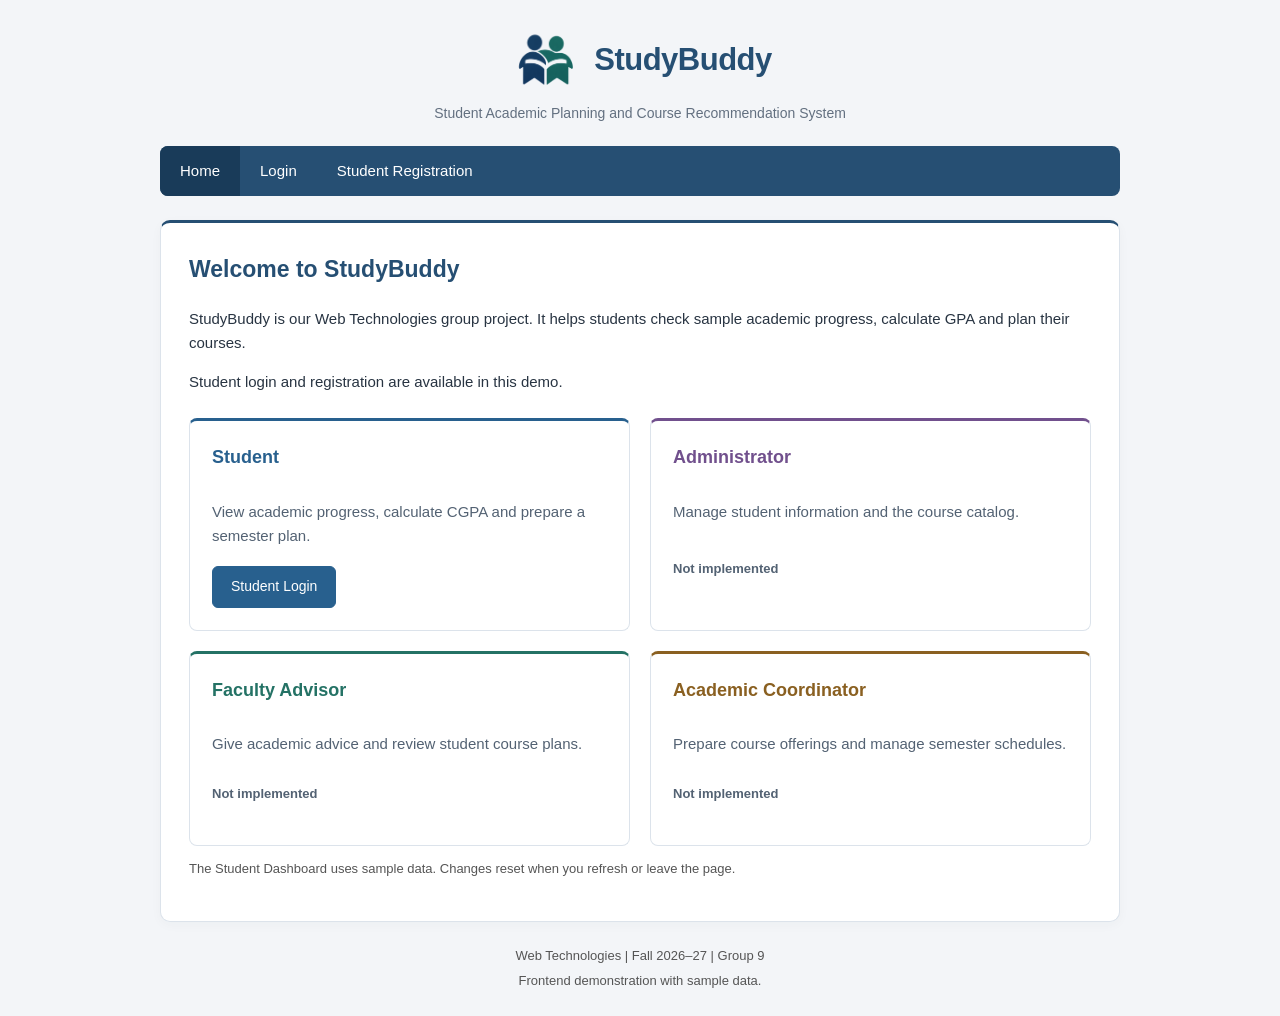
<file: index.html>
<!DOCTYPE html>
<html lang="en">
<head>
    <meta charset="UTF-8">
    <meta name="viewport" content="width=device-width, initial-scale=1.0">
    <link rel="icon" href="Images/StudyBuddyLogo.png" type="image/png">
    <title>StudyBuddy - Home</title>
    <link rel="stylesheet" href="Design/Style.css">
</head>
<body>
    <header class="header">
        <div class="brand">
            <a href="index.html" aria-label="StudyBuddy home">
                <img class="project-logo" src="Images/StudyBuddyLogo.png" alt="StudyBuddy logo: two students and an open book" width="76" height="72">
            </a>
            <h1>StudyBuddy</h1>
        </div>
        <p>Student Academic Planning and Course Recommendation System</p>
    </header>

    <nav class="topnav" aria-label="Main navigation">
        <a href="index.html" class="active" aria-current="page">Home</a>
        <a href="Login.html">Login</a>
        <a href="Login.html#register">Student Registration</a>
    </nav>

    <main class="page">
        <h2>Welcome to StudyBuddy</h2>
        <p>StudyBuddy is our Web Technologies group project. It helps students check sample academic progress, calculate GPA and plan their courses.</p>
        <p>Student login and registration are available in this demo.</p>

        <div class="role-list">
            <section class="role-box student">
                <h3>Student</h3>
                <p>View academic progress, calculate CGPA and prepare a semester plan.</p>
                <a class="button" href="Login.html?role=student">Student Login</a>
            </section>

            <section class="role-box admin">
                <h3>Administrator</h3>
                <p>Manage student information and the course catalog.</p>
                <p class="small-note"><strong>Not implemented</strong></p>
            </section>

            <section class="role-box advisor">
                <h3>Faculty Advisor</h3>
                <p>Give academic advice and review student course plans.</p>
                <p class="small-note"><strong>Not implemented</strong></p>
            </section>

            <section class="role-box coordinator">
                <h3>Academic Coordinator</h3>
                <p>Prepare course offerings and manage semester schedules.</p>
                <p class="small-note"><strong>Not implemented</strong></p>
            </section>
        </div>

        <p class="small-note">The Student Dashboard uses sample data. Changes reset when you refresh or leave the page.</p>
    </main>

    <footer class="footer">
        <p>Web Technologies | Fall 2026–27 | Group 9</p>
        <p>Frontend demonstration with sample data.</p>
    </footer>
</body>
</html>
</file>
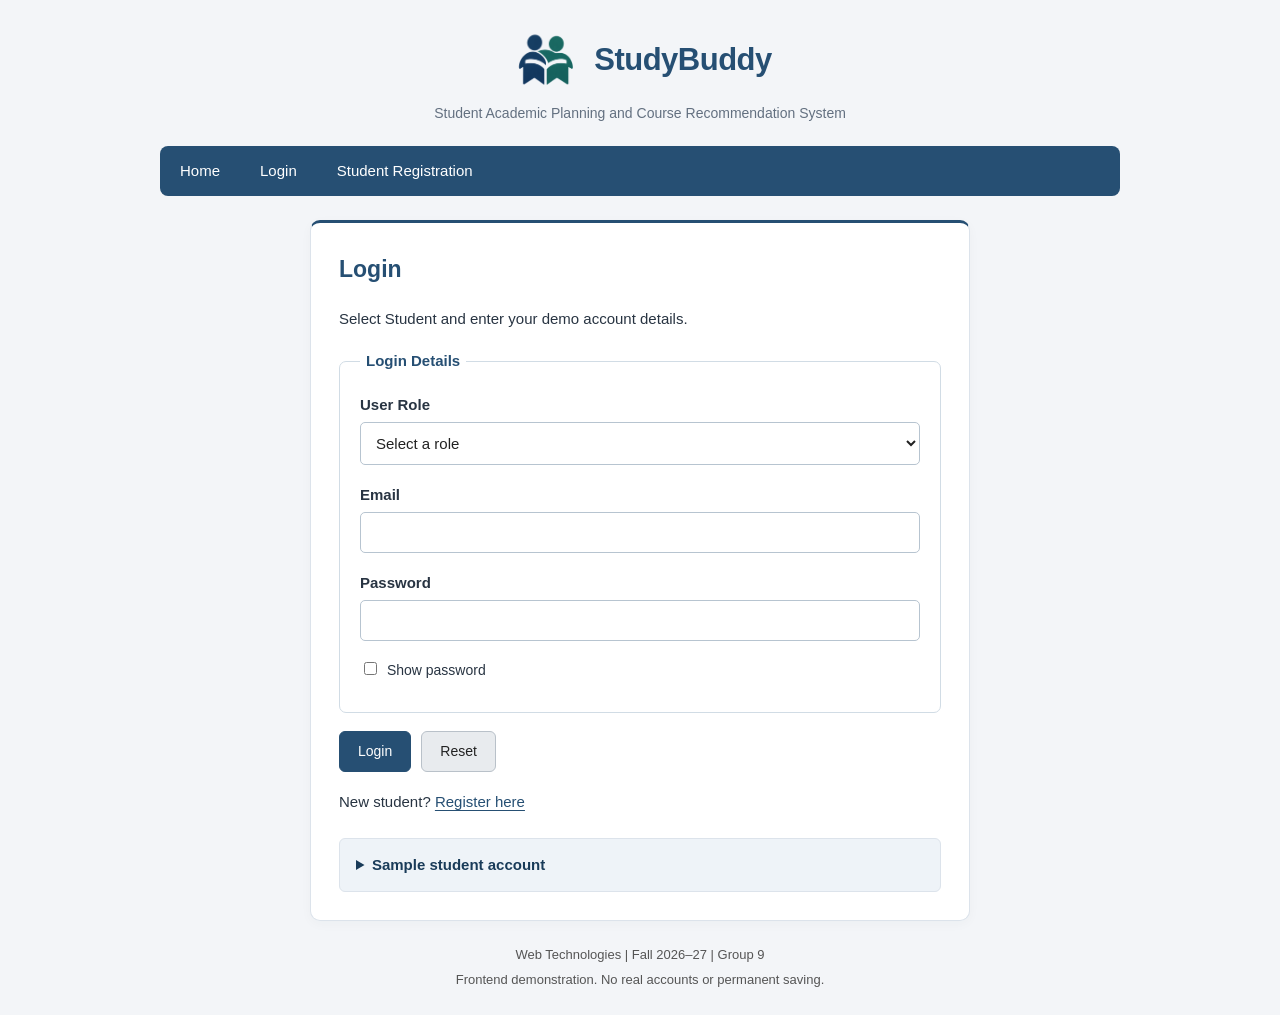
<file: Login.html>
<!DOCTYPE html>
<html lang="en">
<head>
    <meta charset="UTF-8">
    <meta name="viewport" content="width=device-width, initial-scale=1.0">
    <link rel="icon" href="Images/StudyBuddyLogo.png" type="image/png">
    <title>Login and Registration - StudyBuddy</title>
    <link rel="stylesheet" href="Design/Style.css">
</head>
<body onload="loadLoginPage()">
    <header class="header">
        <div class="brand">
            <a href="index.html" aria-label="StudyBuddy home">
                <img class="project-logo" src="Images/StudyBuddyLogo.png" alt="StudyBuddy logo: two students and an open book" width="76" height="72">
            </a>
            <h1>StudyBuddy</h1>
        </div>
        <p>Student Academic Planning and Course Recommendation System</p>
    </header>
    <nav class="topnav" aria-label="Main navigation">
        <a href="index.html">Home</a>
        <a href="#login" onclick="showLogin(); return false;">Login</a>
        <a href="#register" onclick="showRegistration(); return false;">Student Registration</a>
    </nav>
    <main class="page form-container">
        <noscript><p class="message failed">Please enable JavaScript to use the login and registration forms.</p></noscript>
        <section id="login">
            <h2>Login</h2>
            <p>Select Student and enter your demo account details.</p>
            <form id="LoginForm" onsubmit="return validateLoginForm()" onreset="resetLoginForm()" oninput="clearResult('LoginResult')" onchange="clearResult('LoginResult')" novalidate>
                <fieldset disabled>
                    <legend>Login Details</legend>
                    <div class="form-row">
                        <label for="LoginRole">User Role</label>
                        <select id="LoginRole" required aria-describedby="LoginRoleError" onchange="updateRoleTheme()">
                            <option value="">Select a role</option>
                            <option value="student">Student</option>
                            <option value="admin" disabled>Administrator (not implemented)</option>
                            <option value="advisor" disabled>Faculty Advisor (not implemented)</option>
                            <option value="coordinator" disabled>Academic Coordinator (not implemented)</option>
                        </select>
                        <p class="error" id="LoginRoleError"></p>
                    </div>
                    <div class="form-row">
                        <label for="LoginEmail">Email</label>
                        <input id="LoginEmail" type="email" autocomplete="username" required aria-describedby="LoginEmailError">
                        <p class="error" id="LoginEmailError"></p>
                    </div>
                    <div class="form-row">
                        <label for="LoginPassword">Password</label>
                        <input id="LoginPassword" type="password" autocomplete="current-password" required aria-describedby="LoginPasswordError">
                        <p class="error" id="LoginPasswordError"></p>
                    </div>
                    <label class="choice">
                        <input id="ShowLoginPassword" type="checkbox" onclick="togglePassword('LoginPassword', this)">
                        Show password
                    </label>
                </fieldset>
                <p id="LoginResult" class="message" role="status" aria-live="polite"></p>
                <div class="form-buttons">
                    <button type="submit">Login</button>
                    <button class="secondary" type="reset">Reset</button>
                </div>
            </form>
            <p>New student? <a href="#register" onclick="showRegistration(); return false;">Register here</a></p>
            <details>
                <summary>Sample student account</summary>
                <p class="small-note">Sample password: <strong>StudyBuddy1</strong></p>
                <div class="table-scroll">
                    <table>
                        <caption>Account for the classroom demonstration</caption>
                        <thead><tr><th scope="col">Role</th><th scope="col">Email</th></tr></thead>
                        <tbody>
                            <tr><td>Student</td><td>student@studybuddy.example</td></tr>
                        </tbody>
                    </table>
                </div>
            </details>
        </section>

        <!-- Student registration shares this document so temporary accounts remain available for login. -->
        <section id="register" hidden>
            <h2>Student Registration</h2>
            <p class="small-note">Use fictional details and a practice password. This demo account is cleared when you refresh or leave this page.</p>
            <form id="RegistrationForm" onsubmit="return validateStudentRegistrationForm()" onreset="resetRegistrationForm()" oninput="clearRegistrationResult()" onchange="clearRegistrationResult()" novalidate>
                <fieldset disabled>
                    <legend>Student Information</legend>
                    <div class="form-row">
                        <label for="StudentName">Full Name</label>
                        <input id="StudentName" type="text" autocomplete="name" required aria-describedby="StudentNameError">
                        <p class="error" id="StudentNameError"></p>
                    </div>
                    <div class="form-row">
                        <label for="StudentID">Student ID</label>
                        <input id="StudentID" type="text" placeholder="26-12346-3" required aria-describedby="StudentIDHint StudentIDError">
                        <p class="small-note" id="StudentIDHint">Example: 26-12346-3. The last digit is 1, 2 or 3.</p>
                        <p class="error" id="StudentIDError"></p>
                    </div>
                    <div class="form-row">
                        <label for="StudentEmail">Email</label>
                        <input id="StudentEmail" type="email" autocomplete="email" required aria-describedby="StudentEmailError">
                        <p class="error" id="StudentEmailError"></p>
                    </div>
                    <div class="form-row">
                        <label for="StudentPhone">Phone Number (optional)</label>
                        <input id="StudentPhone" type="tel" placeholder="01712345678" autocomplete="tel-national" aria-describedby="StudentPhoneError">
                        <p class="error" id="StudentPhoneError"></p>
                    </div>
                    <div class="form-row">
                        <label for="StudentProgram">Program</label>
                        <select id="StudentProgram" required aria-describedby="StudentProgramError">
                            <option value="">Select a program</option>
                            <option value="CSE">Computer Science and Engineering</option>
                            <option value="EEE">Electrical and Electronic Engineering</option>
                            <option value="BBA">Business Administration</option>
                        </select>
                        <p class="error" id="StudentProgramError"></p>
                    </div>
                    <div class="form-row">
                        <label for="StudentSemester">Current Semester</label>
                        <select id="StudentSemester" required aria-describedby="StudentSemesterError">
                            <option value="">Select a semester</option>
                            <option value="1">1</option><option value="2">2</option>
                            <option value="3">3</option><option value="4">4</option>
                            <option value="5">5</option><option value="6">6</option>
                            <option value="7">7</option><option value="8">8</option>
                            <option value="9">9</option><option value="10">10</option>
                            <option value="11">11</option><option value="12">12</option>
                        </select>
                        <p class="error" id="StudentSemesterError"></p>
                    </div>
                </fieldset>
                <fieldset disabled>
                    <legend>Password</legend>
                    <div class="form-row">
                        <label for="StudentPassword">Password</label>
                        <input id="StudentPassword" type="password" autocomplete="new-password" required aria-describedby="StudentPasswordHint StudentPasswordError">
                        <p class="small-note" id="StudentPasswordHint">At least 8 characters, including an uppercase letter, a lowercase letter and a number.</p>
                        <p class="error" id="StudentPasswordError"></p>
                    </div>
                    <div class="form-row">
                        <label for="ConfirmPassword">Confirm Password</label>
                        <input id="ConfirmPassword" type="password" autocomplete="new-password" required aria-describedby="ConfirmPasswordError">
                        <p class="error" id="ConfirmPasswordError"></p>
                    </div>
                    <label class="choice">
                        <input id="ShowRegisterPassword" type="checkbox" onclick="togglePassword('StudentPassword', this); togglePassword('ConfirmPassword', this)">
                        Show passwords
                    </label>
                </fieldset>
                <p id="RegisterResult" class="message" role="status" aria-live="polite"></p>
                <div class="form-buttons">
                    <button type="submit">Register</button>
                    <button class="secondary" type="reset">Reset</button>
                    <button id="GoToLogin" type="button" onclick="showLogin('student')" hidden>Go to login</button>
                </div>
            </form>
            <p><a href="#login" onclick="showLogin(); return false;">Back to login</a></p>
        </section>
    </main>
    <footer class="footer">
        <p>Web Technologies | Fall 2026–27 | Group 9</p>
        <p>Frontend demonstration. No real accounts or permanent saving.</p>
    </footer>
    <script src="JS/Common.js"></script>
    <script src="JS/Data.js"></script>
    <script src="JS/Login.js"></script>
    <script src="Student/JS/StudentRegistration.js"></script>
</body>
</html>
</file>
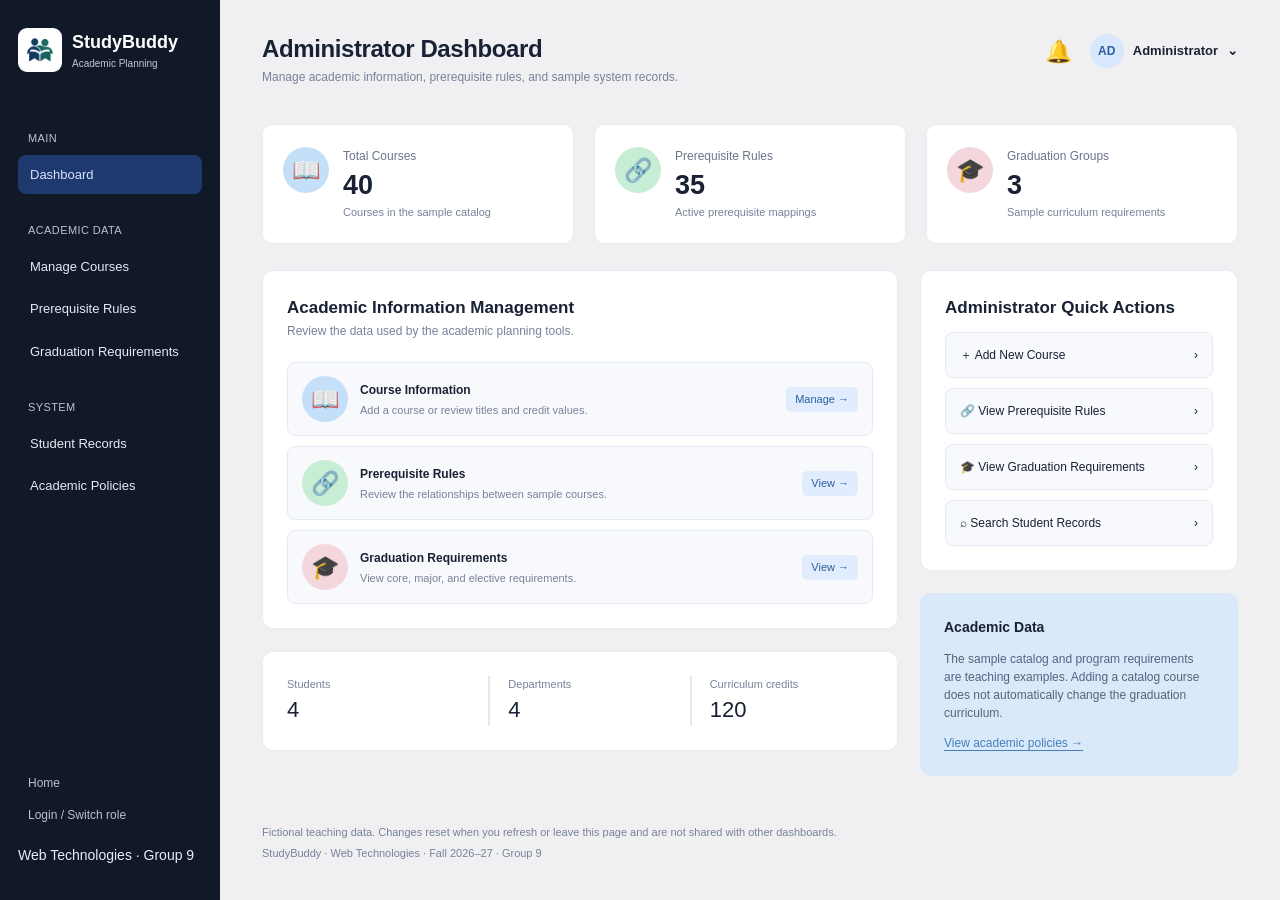
<file: Admin/AdminDashboard.html>
<!DOCTYPE html>
<html lang="en">
<head>
    <meta charset="UTF-8">
    <meta name="viewport" content="width=device-width, initial-scale=1.0">
    <link rel="icon" href="../Images/StudyBuddyLogo.png" type="image/png">
    <title>StudyBuddy - Administrator Dashboard</title>
    <link rel="stylesheet" href="../Design/Style.css">
    <link rel="stylesheet" href="../Design/Dashboard.css">
</head>
<body class="admin dashboard" onload="loadAdminDashboard()">
    <div class="app-layout">
        <aside id="DashboardSidebar" class="sidebar">
            <a class="sidebar-brand" href="../index.html">
                <img src="../Images/StudyBuddyLogo.png" alt="StudyBuddy logo" width="44" height="42">
                <span><strong>StudyBuddy</strong><small>Academic Planning</small></span>
            </a>
            <nav class="sidebar-nav" aria-label="Administrator Dashboard navigation">
                <p class="sidebar-group">MAIN</p>
                <a href="#overview" data-section="overview">Dashboard</a>
                <p class="sidebar-group">ACADEMIC DATA</p>
                <a href="#course-management" data-section="course-management">Manage Courses</a>
                <a href="#prerequisite-rules" data-section="prerequisite-rules">Prerequisite Rules</a>
                <a href="#graduation-requirements" data-section="graduation-requirements">Graduation Requirements</a>
                <p class="sidebar-group">SYSTEM</p>
                <a href="#student-management" data-section="student-management">Student Records</a>
                <a href="#academic-policies" data-section="academic-policies">Academic Policies</a>
            </nav>
            <div class="sidebar-bottom"><a href="../index.html">Home</a><a href="../Login.html">Login / Switch role</a><p>Web Technologies · Group 9</p></div>
        </aside>
        <main class="dashboard-main">
            <header class="dashboard-header">
                <button id="SidebarToggle" class="sidebar-toggle" type="button" onclick="toggleDashboardSidebar()" aria-controls="DashboardSidebar" aria-expanded="false" aria-label="Open navigation">☰</button>
                <div><h1 id="DashboardTitle" tabindex="-1">Administrator Dashboard</h1><p id="DashboardSubtitle">Manage the sample academic information and planning records.</p></div>
                <div class="header-actions">
                    <a class="icon-button" href="#academic-policies" aria-label="View academic information">🔔</a>
                    <details class="profile-menu"><summary><span class="avatar">AD</span> Administrator <span aria-hidden="true">⌄</span></summary><p class="small-note">Sample role workspace</p><a href="../index.html">Home</a><a href="../Login.html">Switch role</a></details>
                </div>
            </header>
            <div class="dashboard-content">
                <noscript><p class="message failed">Enable JavaScript to use the dashboard tools.</p></noscript>
        <section class="dashboard-section" id="overview" data-dashboard-section data-title="Administrator Dashboard" data-description="Manage academic information, prerequisite rules, and sample system records.">
            <div class="stat-grid three">
                <article class="stat-card"><span class="metric-icon blue" aria-hidden="true">📖</span><div><p>Total Courses</p><strong id="AdminCourseCount">0</strong><small>Courses in the sample catalog</small></div></article>
                <article class="stat-card"><span class="metric-icon green" aria-hidden="true">🔗</span><div><p>Prerequisite Rules</p><strong id="AdminRuleCount">0</strong><small>Active prerequisite mappings</small></div></article>
                <article class="stat-card"><span class="metric-icon pink" aria-hidden="true">🎓</span><div><p>Graduation Groups</p><strong id="AdminRequirementCount">0</strong><small>Sample curriculum requirements</small></div></article>
            </div>
            <div class="content-grid">
                <div class="wide-column">
                    <article class="panel">
                        <div class="panel-header"><div><h2>Academic Information Management</h2><p>Review the data used by the academic planning tools.</p></div></div>
                        <div class="quick-actions">
                            <a class="action-link" href="#course-management"><span class="metric-icon blue" aria-hidden="true">📖</span><span><strong>Course Information</strong><small>Add a course or review titles and credit values.</small></span><span class="tag">Manage →</span></a>
                            <a class="action-link" href="#prerequisite-rules"><span class="metric-icon green" aria-hidden="true">🔗</span><span><strong>Prerequisite Rules</strong><small>Review the relationships between sample courses.</small></span><span class="tag">View →</span></a>
                            <a class="action-link" href="#graduation-requirements"><span class="metric-icon pink" aria-hidden="true">🎓</span><span><strong>Graduation Requirements</strong><small>View core, major, and elective requirements.</small></span><span class="tag">View →</span></a>
                        </div>
                    </article>
                    <article class="panel"><div class="stat-grid three compact"><div><small>Students</small><strong id="AdminStudentCount">0</strong></div><div><small>Departments</small><strong id="AdminDepartmentCount">0</strong></div><div><small>Curriculum credits</small><strong id="AdminCurriculumCredits">0</strong></div></div></article>
                </div>
                <div class="side-column">
                    <article class="panel"><h2>Administrator Quick Actions</h2><div class="quick-actions"><a class="action-link" href="#course-management">＋ Add New Course <span aria-hidden="true">›</span></a><a class="action-link" href="#prerequisite-rules">🔗 View Prerequisite Rules <span aria-hidden="true">›</span></a><a class="action-link" href="#graduation-requirements">🎓 View Graduation Requirements <span aria-hidden="true">›</span></a><a class="action-link" href="#student-management">⌕ Search Student Records <span aria-hidden="true">›</span></a></div></article>
                    <article class="info-card"><h3>Academic Data</h3><p>The sample catalog and program requirements are teaching examples. Adding a catalog course does not automatically change the graduation curriculum.</p><a href="#academic-policies">View academic policies →</a></article>
                </div>
            </div>
        </section>
        <section class="dashboard-section panel" id="course-management" data-dashboard-section data-title="Add Course" data-description="Use the fictional teaching records on this page.">
            <h3>Add Course</h3>
            <p class="small-note">Course codes and credit limits below are project examples, not official university rules.</p>
            <form id="AddCourseForm" onsubmit="return validateAddCourseForm()" onreset="resetAddCourseForm()" oninput="clearResult('CourseResult')" onchange="clearResult('CourseResult')" novalidate>
                <fieldset disabled>
                    <legend>Course Information</legend>
                    <div class="form-grid">
                        <div class="form-row">
                            <label for="CourseCode">Course Code</label>
                            <input id="CourseCode" type="text" placeholder="CSE408" required aria-describedby="CourseCodeHint CourseCodeError">
                            <p class="small-note" id="CourseCodeHint">2 to 4 letters followed by 3 digits. Letters are converted to uppercase.</p>
                            <p class="error" id="CourseCodeError"></p>
                        </div>
                        <div class="form-row">
                            <label for="CourseTitle">Course Title</label>
                            <input id="CourseTitle" type="text" required aria-describedby="CourseTitleError">
                            <p class="error" id="CourseTitleError"></p>
                        </div>
                        <div class="form-row">
                            <label for="CourseCredits">Credit Hours</label>
                            <input id="CourseCredits" type="number" min="1" max="4" step="1" required aria-describedby="CourseCreditsHint CourseCreditsError">
                            <p class="small-note" id="CourseCreditsHint">A whole number from 1 to 4.</p>
                            <p class="error" id="CourseCreditsError"></p>
                        </div>
                        <div class="form-row">
                            <label for="CourseDepartment">Department</label>
                            <select id="CourseDepartment" required aria-describedby="CourseDepartmentError">
                                <option value="">Select a department</option>
                                <option value="CSE">CSE</option>
                                <option value="EEE">EEE</option>
                                <option value="BBA">BBA</option>
                                <option value="General">General</option>
                            </select>
                            <p class="error" id="CourseDepartmentError"></p>
                        </div>
                    </div>
                    <div class="form-row">
                        <label for="CoursePrerequisite">Prerequisite Course</label>
                        <select id="CoursePrerequisite" aria-describedby="CoursePrerequisiteHint CoursePrerequisiteError">
                            <option value="">None</option>
                        </select>
                        <p class="small-note" id="CoursePrerequisiteHint">Choose an existing course, or None if this course has no prerequisite.</p>
                        <p class="error" id="CoursePrerequisiteError"></p>
                    </div>
                </fieldset>
                <p id="CourseResult" class="message" role="status" aria-live="polite"></p>
                <div class="form-buttons">
                    <button type="submit">Add Course</button>
                    <button class="secondary" type="reset">Reset Form</button>
                </div>
            </form>
            <div class="table-scroll">
                <table>
                    <caption>Sample course catalog for this page</caption>
                    <thead><tr><th scope="col">Code</th><th scope="col">Title</th><th scope="col">Credits</th><th scope="col">Department</th><th scope="col">Prerequisite</th></tr></thead>
                    <tbody id="AdminCourseRows"></tbody>
                </table>
            </div>
        </section>
        <section class="dashboard-section panel" id="student-management" data-dashboard-section data-title="Student Search" data-description="Use the fictional teaching records on this page.">
            <h3>Student Search</h3>
            <form id="StudentSearchForm" onsubmit="return searchStudents()" onreset="resetStudentSearch()" oninput="clearStudentSearchResults()" novalidate>
                <fieldset disabled>
                    <legend>Search Sample Students</legend>
                    <div class="form-row">
                        <label for="StudentQuery">Student ID, name, email or department</label>
                        <input id="StudentQuery" type="text" placeholder="For example: Amina, CSE or 26-12345-3" required aria-describedby="StudentQueryHint StudentQueryError">
                        <p class="small-note" id="StudentQueryHint">Enter at least 2 characters. Matching ignores letter case.</p>
                        <p class="error" id="StudentQueryError"></p>
                    </div>
                </fieldset>
                <p id="SearchResult" class="message" role="status" aria-live="polite"></p>
                <div class="form-buttons">
                    <button type="submit">Search</button>
                    <button class="secondary" type="reset">Reset Search</button>
                </div>
            </form>
            <div id="StudentSearchTable" class="table-scroll" hidden>
                <table>
                    <caption>Matching sample students</caption>
                    <thead><tr><th scope="col">Student ID</th><th scope="col">Name</th><th scope="col">Email</th><th scope="col">Department</th><th scope="col">Completed Courses</th></tr></thead>
                    <tbody id="StudentSearchRows"></tbody>
                </table>
            </div>
        </section>
        <section class="dashboard-section panel" id="prerequisite-rules" data-dashboard-section data-title="Prerequisite Rules" data-description="Review the prerequisites and credit requirements in the sample catalog.">
            <h2>Course Prerequisites</h2><p>These rules are predefined teaching examples, not official university records.</p><div class="table-scroll"><table><caption>Sample prerequisite mappings</caption><thead><tr><th scope="col">Course</th><th scope="col">Required prerequisites</th><th scope="col">Minimum credits</th></tr></thead><tbody id="AdminPrerequisiteRows"></tbody></table></div>
        </section>
        <section class="dashboard-section panel" id="graduation-requirements" data-dashboard-section data-title="Graduation Requirements" data-description="View the complete fictional curriculum used by the Student tracker.">
            <h2>Program Requirements</h2><p>The teaching curriculum contains <strong id="AdminDegreeCredits">0</strong> credits. It is not an official AIUB curriculum.</p><div class="table-scroll"><table><caption>Sample requirement groups</caption><thead><tr><th scope="col">Group</th><th scope="col">Courses</th><th scope="col">Credits</th></tr></thead><tbody id="AdminRequirementRows"></tbody></table></div>
        </section>
        <section class="dashboard-section panel" id="academic-policies" data-dashboard-section data-title="Academic Policies" data-description="Read the assumptions used by this frontend demonstration.">
            <h2>Sample Academic Rules</h2><ul><li>Semester credit limit: <strong id="AdminPolicyCreditLimit">0</strong>.</li><li>Course credits are whole numbers from 1 to 4.</li><li>GPA uses a credit-weighted average. Retake replacement is not implemented.</li><li>Catalog additions are temporary and do not change the fixed demonstration degree curriculum.</li></ul><p>Sample grade scale: <span id="AdminPolicyGrades"></span>.</p><p class="small-note">These assumptions support classroom demonstrations; they do not verify official AIUB eligibility or records.</p>
        </section>
                <footer class="dashboard-footer"><p>Fictional teaching data. Changes reset when you refresh or leave this page and are not shared with other dashboards.</p><p>StudyBuddy · Web Technologies · Fall 2026–27 · Group 9</p></footer>
            </div>
        </main>
    </div>
    <script src="../JS/Common.js"></script>
    <script src="../JS/AcademicData.js"></script>
    <script src="../JS/Version4Data.js"></script>
    <script src="../JS/Dashboard.js"></script>
    <script src="JS/AdminDashboard.js"></script>
</body>
</html>
</file>
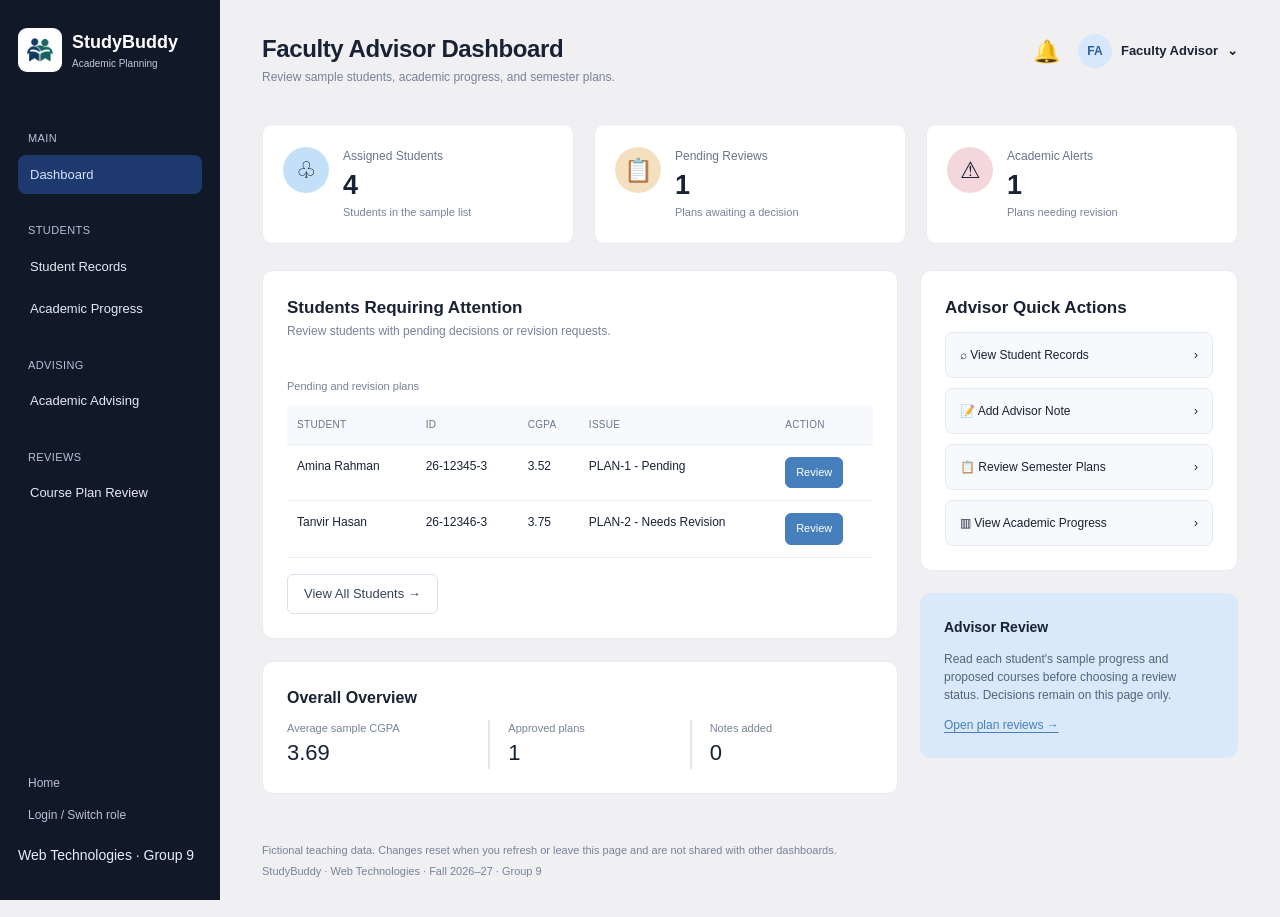
<file: Advisor/AdvisorDashboard.html>
<!DOCTYPE html>
<html lang="en">
<head>
    <meta charset="UTF-8">
    <meta name="viewport" content="width=device-width, initial-scale=1.0">
    <link rel="icon" href="../Images/StudyBuddyLogo.png" type="image/png">
    <title>StudyBuddy - Faculty Advisor Dashboard</title>
    <link rel="stylesheet" href="../Design/Style.css">
    <link rel="stylesheet" href="../Design/Dashboard.css">
</head>
<body class="advisor dashboard" onload="loadAdvisorDashboard()">
    <div class="app-layout">
        <aside id="DashboardSidebar" class="sidebar">
            <a class="sidebar-brand" href="../index.html">
                <img src="../Images/StudyBuddyLogo.png" alt="StudyBuddy logo" width="44" height="42">
                <span><strong>StudyBuddy</strong><small>Academic Planning</small></span>
            </a>
            <nav class="sidebar-nav" aria-label="Faculty Advisor Dashboard navigation">
                <p class="sidebar-group">MAIN</p>
                <a href="#overview" data-section="overview">Dashboard</a>
                <p class="sidebar-group">STUDENTS</p>
                <a href="#student-records" data-section="student-records">Student Records</a>
                <a href="#academic-progress" data-section="academic-progress">Academic Progress</a>
                <p class="sidebar-group">ADVISING</p>
                <a href="#academic-advising" data-section="academic-advising">Academic Advising</a>
                <p class="sidebar-group">REVIEWS</p>
                <a href="#course-plan-review" data-section="course-plan-review">Course Plan Review</a>
            </nav>
            <div class="sidebar-bottom"><a href="../index.html">Home</a><a href="../Login.html">Login / Switch role</a><p>Web Technologies · Group 9</p></div>
        </aside>
        <main class="dashboard-main">
            <header class="dashboard-header">
                <button id="SidebarToggle" class="sidebar-toggle" type="button" onclick="toggleDashboardSidebar()" aria-controls="DashboardSidebar" aria-expanded="false" aria-label="Open navigation">☰</button>
                <div><h1 id="DashboardTitle" tabindex="-1">Faculty Advisor Dashboard</h1><p id="DashboardSubtitle">Manage the sample academic information and planning records.</p></div>
                <div class="header-actions">
                    <a class="icon-button" href="#course-plan-review" aria-label="View academic information">🔔</a>
                    <details class="profile-menu"><summary><span class="avatar">FA</span> Faculty Advisor <span aria-hidden="true">⌄</span></summary><p class="small-note">Sample role workspace</p><a href="../index.html">Home</a><a href="../Login.html">Switch role</a></details>
                </div>
            </header>
            <div class="dashboard-content">
                <noscript><p class="message failed">Enable JavaScript to use the dashboard tools.</p></noscript>
        <section class="dashboard-section" id="overview" data-dashboard-section data-title="Faculty Advisor Dashboard" data-description="Review sample students, academic progress, and semester plans.">
            <div class="stat-grid three">
                <article class="stat-card"><span class="metric-icon blue" aria-hidden="true">♧</span><div><p>Assigned Students</p><strong id="AdvisorAssignedCount">0</strong><small>Students in the sample list</small></div></article>
                <article class="stat-card"><span class="metric-icon amber" aria-hidden="true">📋</span><div><p>Pending Reviews</p><strong id="AdvisorPendingCount">0</strong><small>Plans awaiting a decision</small></div></article>
                <article class="stat-card"><span class="metric-icon pink" aria-hidden="true">⚠</span><div><p>Academic Alerts</p><strong id="AdvisorAlertCount">0</strong><small>Plans needing revision</small></div></article>
            </div>
            <div class="content-grid">
                <div class="wide-column">
                    <article class="panel"><div class="panel-header"><div><h2>Students Requiring Attention</h2><p>Review students with pending decisions or revision requests.</p></div></div><div class="table-scroll"><table><caption>Pending and revision plans</caption><thead><tr><th scope="col">Student</th><th scope="col">ID</th><th scope="col">CGPA</th><th scope="col">Issue</th><th scope="col">Action</th></tr></thead><tbody id="AdvisorAttentionRows"></tbody></table></div><a class="button secondary" href="#student-records">View All Students →</a></article>
                    <article class="panel"><h3>Overall Overview</h3><div class="stat-grid three compact"><div><small>Average sample CGPA</small><strong id="AdvisorAverageGPA">0</strong></div><div><small>Approved plans</small><strong id="AdvisorApprovedCount">0</strong></div><div><small>Notes added</small><strong id="AdvisorNoteCount">0</strong></div></div></article>
                </div>
                <div class="side-column"><article class="panel"><h2>Advisor Quick Actions</h2><div class="quick-actions"><a class="action-link" href="#student-records">⌕ View Student Records <span aria-hidden="true">›</span></a><a class="action-link" href="#academic-advising">📝 Add Advisor Note <span aria-hidden="true">›</span></a><a class="action-link" href="#course-plan-review">📋 Review Semester Plans <span aria-hidden="true">›</span></a><a class="action-link" href="#academic-progress">▥ View Academic Progress <span aria-hidden="true">›</span></a></div></article><article class="info-card"><h3>Advisor Review</h3><p>Read each student's sample progress and proposed courses before choosing a review status. Decisions remain on this page only.</p><a href="#course-plan-review">Open plan reviews →</a></article></div>
            </div>
        </section>
        <section class="dashboard-section panel" id="student-records" data-dashboard-section data-title="Student Records" data-description="Review the fictional students included in this demonstration."><h2>Assigned Sample Students</h2><div class="table-scroll"><table><caption>Sample student records</caption><thead><tr><th scope="col">Student</th><th scope="col">ID</th><th scope="col">Department</th><th scope="col">CGPA</th><th scope="col">Credits</th></tr></thead><tbody id="AdvisorStudentRows"></tbody></table></div></section>
        <section class="dashboard-section panel" id="academic-progress" data-dashboard-section data-title="Academic Progress" data-description="Compare completed credits against the fictional 120-credit curriculum."><h2>Student Progress</h2><div id="AdvisorProgressCards"></div><p class="small-note">Grade and credit values come from the same sample transcript records used by the Student dashboard. They are not authenticated university records.</p></section>
        <section class="dashboard-section panel" id="academic-advising" data-dashboard-section data-title="Academic Advising" data-description="Use the fictional teaching records on this page.">
            <h3>Academic Advising</h3>
            <form id="AdvisingForm" onsubmit="return validateAdvisingForm()" onreset="resetAdvisingForm()" oninput="clearResult('AdvisingResult')" onchange="clearResult('AdvisingResult')" novalidate>
                <fieldset disabled>
                    <legend>Student and Semester</legend>
                    <div class="form-grid">
                        <div class="form-row">
                            <label for="AdvisingStudent">Student</label>
                            <select id="AdvisingStudent" required aria-describedby="AdvisingStudentError"><option value="">Select a student</option></select>
                            <p class="error" id="AdvisingStudentError"></p>
                        </div>
                        <div class="form-row">
                            <label for="AdvisingSemester">Semester</label>
                            <select id="AdvisingSemester" required onchange="loadAdvisingCourses()" aria-describedby="AdvisingSemesterError"><option value="">Select a semester</option></select>
                            <p class="error" id="AdvisingSemesterError"></p>
                        </div>
                    </div>
                    <p>Select at least one recommended course from the chosen semester.</p>
                    <p class="small-note" id="AdvisingCourseHint">Select a semester to see offered courses.</p>
                    <div class="checkbox-list" id="AdvisingCourses" role="group" aria-label="Recommended courses" aria-describedby="AdvisingCoursesError"></div>
                    <p class="error" id="AdvisingCoursesError"></p>
                    <p class="small-note" id="AdvisingCreditLimit"></p>
                </fieldset>
                <fieldset disabled>
                    <legend>Advising Details</legend>
                    <div class="form-row">
                        <label for="AdvisingComments">Comments</label>
                        <textarea id="AdvisingComments" rows="4" required aria-describedby="AdvisingCommentsHint AdvisingCommentsError"></textarea>
                        <p class="small-note" id="AdvisingCommentsHint">Use 10–500 characters. Needs Revision requires at least 30 characters explaining what to change.</p>
                        <p class="error" id="AdvisingCommentsError"></p>
                    </div>
                    <div class="form-row">
                        <label for="AdvisingStatus">Advising Status</label>
                        <select id="AdvisingStatus" required aria-describedby="AdvisingStatusError">
                            <option value="">Select a status</option>
                            <option value="Pending">Pending</option>
                            <option value="Approved">Approved</option>
                            <option value="Needs Revision">Needs Revision</option>
                        </select>
                        <p class="error" id="AdvisingStatusError"></p>
                    </div>
                </fieldset>
                <p id="AdvisingResult" class="message" role="status" aria-live="polite"></p>
                <div class="form-buttons"><button type="submit">Add Advising Note</button><button type="reset" class="secondary">Reset Form</button></div>
            </form>
            <h4>Notes Added on This Page</h4>
            <p class="small-note" id="AdvisingNotesEmpty">No advising notes have been added yet.</p>
            <div class="table-scroll">
                <table>
                    <caption>Temporary advising notes</caption>
                    <thead><tr><th scope="col">Student</th><th scope="col">Semester</th><th scope="col">Courses</th><th scope="col">Comments</th><th scope="col">Status</th></tr></thead>
                    <tbody id="AdvisingNotesRows"></tbody>
                </table>
            </div>
        </section>
        <section class="dashboard-section panel" id="course-plan-review" data-dashboard-section data-title="Course Plan Review" data-description="Use the fictional teaching records on this page.">
            <h3>Course Plan Review</h3>
            <p>Change a sample plan's review status, then select Update Status. These are sample plans, not plans submitted on another dashboard.</p>
            <p id="ReviewResult" class="message" role="status" aria-live="polite"></p>
            <div class="table-scroll">
                <table>
                    <caption>Sample student course plans</caption>
                    <thead><tr><th scope="col">Student</th><th scope="col">Semester</th><th scope="col">Courses / Credits</th><th scope="col">Current Status</th><th scope="col">Review Decision</th></tr></thead>
                    <tbody id="PlanReviewRows"></tbody>
                </table>
            </div>
        </section>
                <footer class="dashboard-footer"><p>Fictional teaching data. Changes reset when you refresh or leave this page and are not shared with other dashboards.</p><p>StudyBuddy · Web Technologies · Fall 2026–27 · Group 9</p></footer>
            </div>
        </main>
    </div>
    <script src="../JS/Common.js"></script>
    <script src="../JS/AcademicData.js"></script>
    <script src="../JS/Version4Data.js"></script>
    <script src="../JS/Dashboard.js"></script>
    <script src="JS/AdvisorDashboard.js"></script>
</body>
</html>
</file>
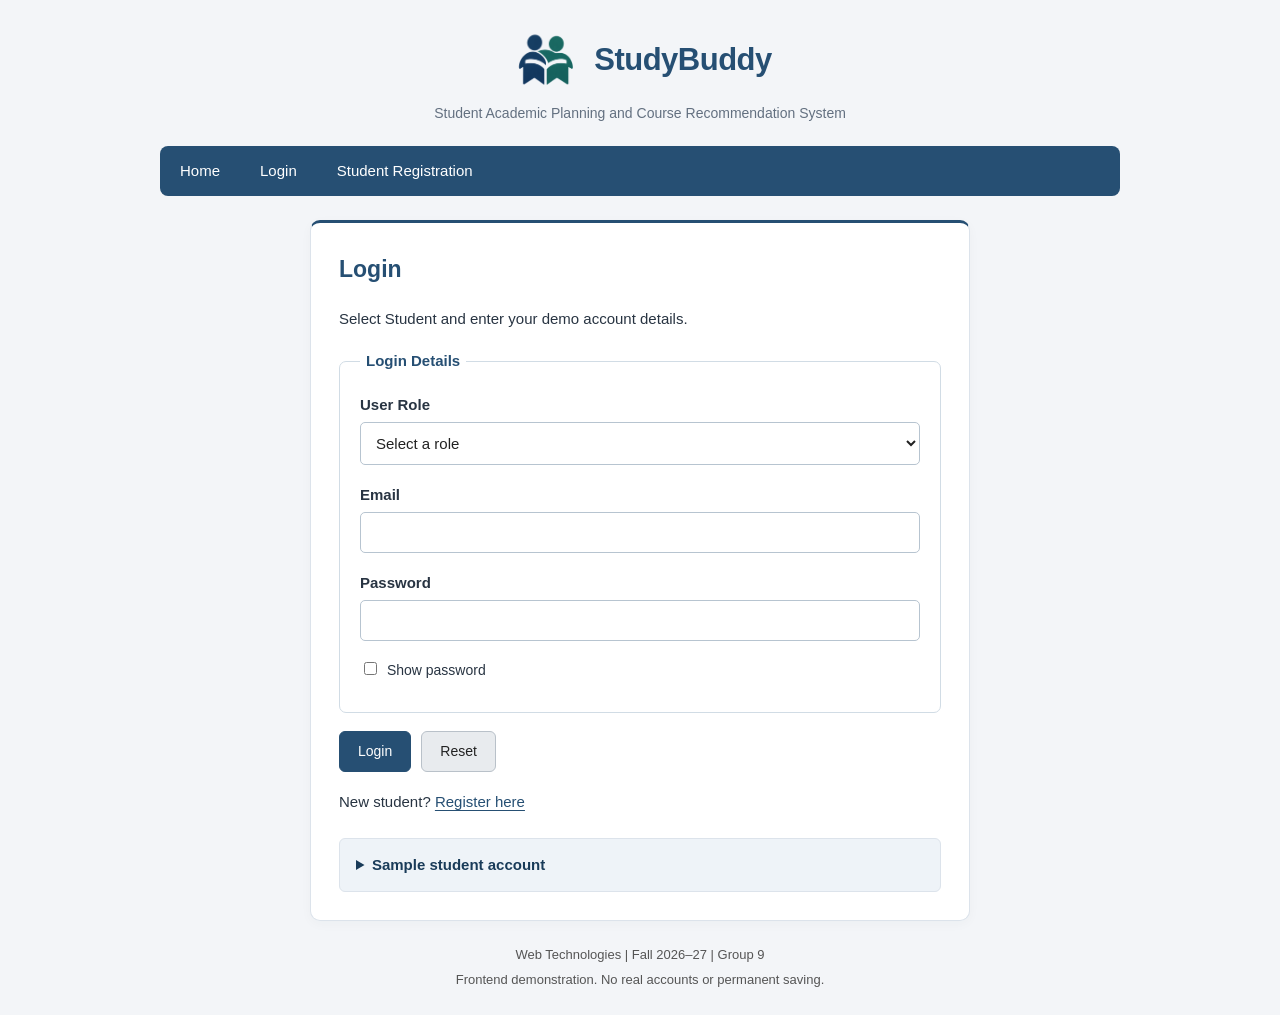
<file: Advisor/AdvisorRegistration.html>
<!DOCTYPE html>
<html lang="en">
<head>
    <meta charset="UTF-8">
    <meta name="viewport" content="width=device-width, initial-scale=1.0">
    <meta http-equiv="refresh" content="0; url=../Login.html?role=advisor#register-advisor">
    <title>Faculty Advisor Registration - StudyBuddy</title>
</head>
<body>
    <p><a href="../Login.html?role=advisor#register-advisor">Open the faculty advisor registration form</a></p>
</body>
</html>
</file>
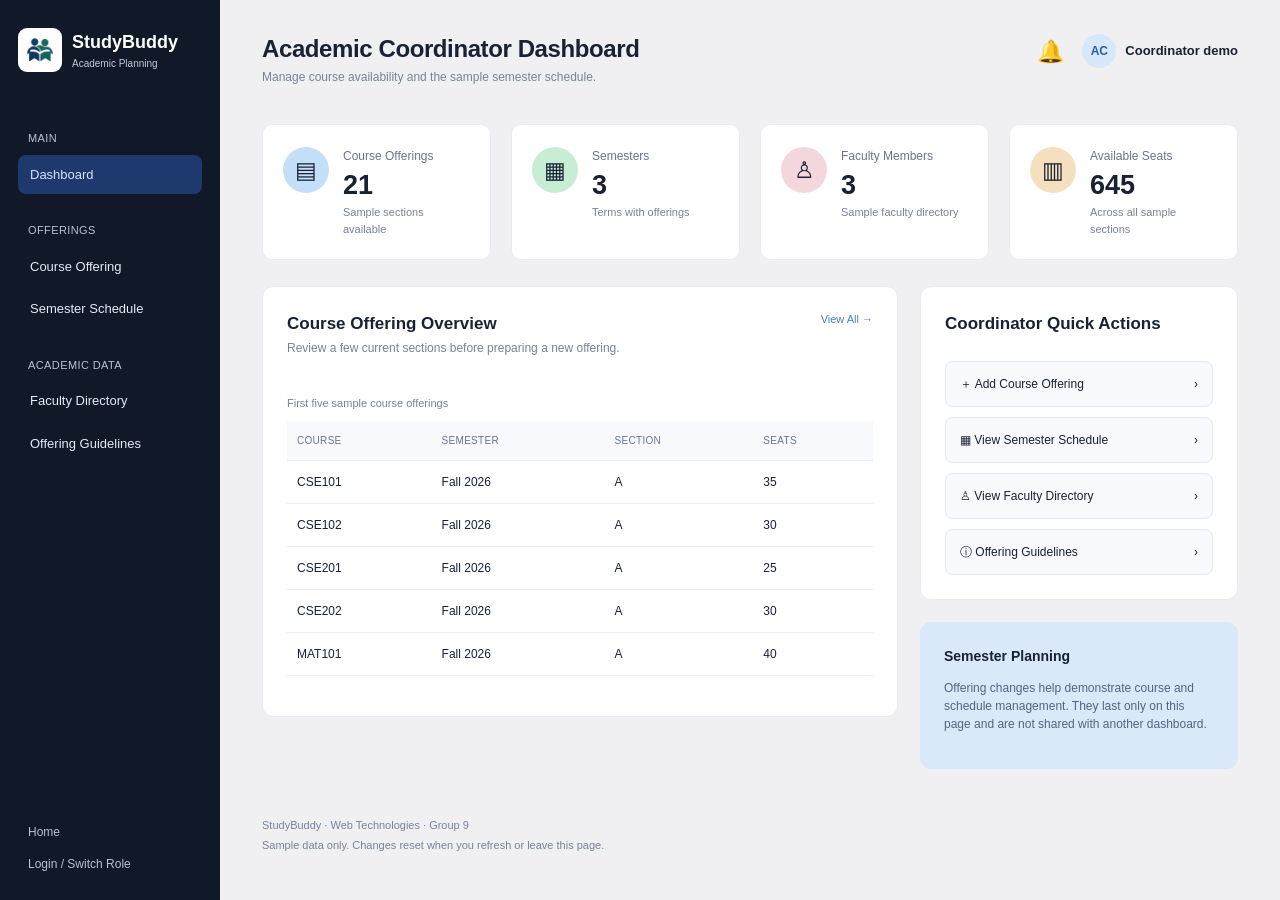
<file: Coordinator/CoordinatorDashboard.html>
<!DOCTYPE html>
<html lang="en">
<head>
    <meta charset="UTF-8">
    <meta name="viewport" content="width=device-width, initial-scale=1.0">
    <link rel="icon" href="../Images/StudyBuddyLogo.png" type="image/png">
    <title>StudyBuddy - Academic Coordinator Dashboard</title>
    <link rel="stylesheet" href="../Design/Style.css">
    <link rel="stylesheet" href="../Design/Dashboard.css">
</head>
<body class="coordinator dashboard" onload="loadCoordinatorDashboard()">
    <div class="app-layout">
        <aside class="sidebar" id="DashboardSidebar">
            <a class="sidebar-brand" href="../index.html">
                <img src="../Images/StudyBuddyLogo.png" alt="StudyBuddy logo" width="44" height="44">
                <span><strong>StudyBuddy</strong><small>Academic Planning</small></span>
            </a>
            <nav class="sidebar-nav" aria-label="Academic Coordinator navigation">
                <p class="sidebar-group">MAIN</p>
                <a href="#overview" data-section="overview">Dashboard</a>
                <p class="sidebar-group">OFFERINGS</p>
                <a href="#course-offering" data-section="course-offering">Course Offering</a>
                <a href="#semester-schedule" data-section="semester-schedule">Semester Schedule</a>
                <p class="sidebar-group">ACADEMIC DATA</p>
                <a href="#faculty-directory" data-section="faculty-directory">Faculty Directory</a>
                <a href="#offering-guidelines" data-section="offering-guidelines">Offering Guidelines</a>
            </nav>
            <div class="sidebar-bottom">
                <a href="../index.html">Home</a>
                <a href="../Login.html">Login / Switch Role</a>
            </div>
        </aside>
        <main class="dashboard-main">
            <header class="dashboard-header">
                <button id="SidebarToggle" class="sidebar-toggle" type="button" onclick="toggleDashboardSidebar()" aria-expanded="false" aria-controls="DashboardSidebar" aria-label="Toggle navigation">☰</button>
                <div>
                    <h1 id="DashboardTitle" tabindex="-1">Academic Coordinator Dashboard</h1>
                    <p id="DashboardSubtitle">Manage course availability and the sample semester schedule.</p>
                </div>
                <div class="header-actions">
                    <a href="#semester-schedule" class="icon-button" aria-label="View semester schedule">🔔</a>
                    <details class="profile-menu">
                        <summary><span class="avatar">AC</span> Coordinator demo</summary>
                        <p>Frontend demonstration</p>
                        <a href="#faculty-directory">View faculty</a>
                        <a href="../Login.html">Switch role</a>
                    </details>
                </div>
            </header>
            <div class="dashboard-content">
                <noscript><p class="message failed">Enable JavaScript to use dashboard navigation and forms.</p></noscript>
                <section class="dashboard-section" id="overview" data-dashboard-section data-title="Academic Coordinator Dashboard" data-description="Manage course availability and the sample semester schedule.">
                    <div class="stat-grid">
                        <article class="stat-card"><span class="metric-icon blue" aria-hidden="true">▤</span><div><p>Course Offerings</p><strong id="CoordinatorOfferingCount">0</strong><small>Sample sections available</small></div></article>
                        <article class="stat-card"><span class="metric-icon green" aria-hidden="true">▦</span><div><p>Semesters</p><strong id="CoordinatorSemesterCount">0</strong><small>Terms with offerings</small></div></article>
                        <article class="stat-card"><span class="metric-icon pink" aria-hidden="true">♙</span><div><p>Faculty Members</p><strong id="CoordinatorFacultyCount">0</strong><small>Sample faculty directory</small></div></article>
                        <article class="stat-card"><span class="metric-icon amber" aria-hidden="true">▥</span><div><p>Available Seats</p><strong id="CoordinatorSeatCount">0</strong><small>Across all sample sections</small></div></article>
                    </div>
                    <div class="content-grid">
                        <div class="wide-column">
                            <section class="panel">
                                <div class="panel-header"><div><h2>Course Offering Overview</h2><p>Review a few current sections before preparing a new offering.</p></div><a href="#semester-schedule">View All →</a></div>
                                <div class="table-scroll">
                                    <table>
                                        <caption>First five sample course offerings</caption>
                                        <thead><tr><th scope="col">Course</th><th scope="col">Semester</th><th scope="col">Section</th><th scope="col">Seats</th></tr></thead>
                                        <tbody id="CoordinatorOverviewRows"></tbody>
                                    </table>
                                </div>
                            </section>
                        </div>
                        <div class="side-column">
                            <section class="panel">
                                <div class="panel-header"><h2>Coordinator Quick Actions</h2></div>
                                <div class="quick-actions">
                                    <a class="action-link" href="#course-offering">＋ Add Course Offering <span aria-hidden="true">›</span></a>
                                    <a class="action-link" href="#semester-schedule">▦ View Semester Schedule <span aria-hidden="true">›</span></a>
                                    <a class="action-link" href="#faculty-directory">♙ View Faculty Directory <span aria-hidden="true">›</span></a>
                                    <a class="action-link" href="#offering-guidelines">ⓘ Offering Guidelines <span aria-hidden="true">›</span></a>
                                </div>
                            </section>
                            <aside class="info-card"><h3>Semester Planning</h3><p>Offering changes help demonstrate course and schedule management. They last only on this page and are not shared with another dashboard.</p></aside>
                        </div>
                    </div>
                </section>

                <section class="dashboard-section panel" data-dashboard-section data-title="Course Offering" data-description="Create a temporary course offering using the sample catalog." id="course-offering">
            <h3>Course Offering</h3>
            <form id="CourseOfferingForm" onsubmit="return validateCourseOfferingForm()" onreset="resetCourseOfferingForm()" oninput="clearResult('OfferingResult')" onchange="clearResult('OfferingResult')" novalidate>
                <fieldset disabled>
                    <legend>Offering Details</legend>
                    <div class="form-grid">
                        <div class="form-row">
                            <label for="OfferCourse">Course Code</label>
                            <select id="OfferCourse" required aria-describedby="OfferCourseError"><option value="">Select a course</option></select>
                            <p class="error" id="OfferCourseError"></p>
                        </div>
                        <div class="form-row">
                            <label for="OfferSemester">Semester</label>
                            <select id="OfferSemester" required aria-describedby="OfferSemesterError"><option value="">Select a semester</option></select>
                            <p class="error" id="OfferSemesterError"></p>
                        </div>
                        <div class="form-row">
                            <label for="OfferSection">Section</label>
                            <input id="OfferSection" type="text" placeholder="A or B1" required aria-describedby="SectionHint OfferSectionError">
                            <p class="small-note" id="SectionHint">Use one letter with an optional digit. Sections are compared in uppercase.</p>
                            <p class="error" id="OfferSectionError"></p>
                        </div>
                        <div class="form-row">
                            <label for="OfferFaculty">Faculty Member</label>
                            <select id="OfferFaculty" required aria-describedby="OfferFacultyError"><option value="">Select a faculty member</option></select>
                            <p class="error" id="OfferFacultyError"></p>
                        </div>
                        <div class="form-row">
                            <label for="OfferSeats">Available Seats</label>
                            <input id="OfferSeats" type="number" min="1" max="60" step="1" required aria-describedby="SeatsHint OfferSeatsError">
                            <p class="small-note" id="SeatsHint">The demo allows 1 to 60 whole-number seats.</p>
                            <p class="error" id="OfferSeatsError"></p>
                        </div>
                        <div class="form-row">
                            <label for="OfferSchedule">Class Schedule</label>
                            <select id="OfferSchedule" required aria-describedby="ScheduleHint OfferScheduleError"><option value="">Select a class schedule</option></select>
                            <p class="small-note" id="ScheduleHint">A faculty member cannot have two classes in the same semester and time slot.</p>
                            <p class="error" id="OfferScheduleError"></p>
                        </div>
                    </div>
                </fieldset>
                <p id="OfferingResult" class="message" role="status" aria-live="polite"></p>
                <div class="form-buttons">
                    <button type="submit">Add Offering</button>
                    <button class="secondary" type="reset">Reset Form</button>
                </div>
            </form>
        </section>

                <section class="dashboard-section panel" data-dashboard-section data-title="Semester Schedule" data-description="Filter the sample offerings by semester and department." id="semester-schedule">
            <h3>Semester Schedule</h3>
            <form id="ScheduleFilterForm" onsubmit="return filterSemesterSchedule()" onreset="resetScheduleFilters()" oninput="clearResult('FilterResult')" onchange="clearResult('FilterResult')" novalidate>
                <fieldset disabled>
                    <legend>Filter Offerings</legend>
                    <div class="form-grid">
                        <div class="form-row">
                            <label for="FilterSemester">Semester</label>
                            <select id="FilterSemester" aria-describedby="FilterSemesterError"><option value="">All semesters</option></select>
                            <p class="error" id="FilterSemesterError"></p>
                        </div>
                        <div class="form-row">
                            <label for="FilterDepartment">Department</label>
                            <select id="FilterDepartment" aria-describedby="FilterDepartmentError"><option value="">All departments</option></select>
                            <p class="error" id="FilterDepartmentError"></p>
                        </div>
                    </div>
                </fieldset>
                <p id="FilterResult" class="message" role="status" aria-live="polite"></p>
                <div class="form-buttons">
                    <button type="submit">Apply Filters</button>
                    <button class="secondary" type="reset">Clear Filters</button>
                </div>
            </form>
            <p id="ScheduleCount" role="status" aria-live="polite"></p>
            <div class="table-scroll">
                <table>
                    <caption>Sample course offerings, including additions made on this page</caption>
                    <thead>
                        <tr><th scope="col">Course</th><th scope="col">Title</th><th scope="col">Department</th><th scope="col">Semester</th><th scope="col">Section</th><th scope="col">Faculty</th><th scope="col">Seats</th><th scope="col">Schedule</th></tr>
                    </thead>
                    <tbody id="ScheduleRows"></tbody>
                </table>
            </div>
        </section>

                <section class="dashboard-section panel" id="faculty-directory" data-dashboard-section data-title="Faculty Directory" data-description="Review the faculty assigned to the sample course offerings.">
                    <div class="panel-header"><div><h2>Faculty and Assigned Offerings</h2><p>These counts use the same offerings shown in the semester schedule.</p></div><a href="#course-offering">Add Offering →</a></div>
                    <div class="table-scroll">
                        <table>
                            <caption>Fictional faculty directory</caption>
                            <thead><tr><th scope="col">Faculty Member</th><th scope="col">Offerings</th><th scope="col">Assigned Semesters</th></tr></thead>
                            <tbody id="CoordinatorFacultyRows"></tbody>
                        </table>
                    </div>
                </section>
                <section class="dashboard-section panel" id="offering-guidelines" data-dashboard-section data-title="Offering Guidelines" data-description="Understand the simple validation rules used by this demonstration.">
                    <h2>Course Offering Rules</h2>
                    <ul>
                        <li>Choose an existing course, a listed semester, and a listed faculty member.</li>
                        <li>Use a section letter with an optional digit, such as A or B1.</li>
                        <li>Available seats must be a whole number from 1 to 60.</li>
                        <li>The same course, semester, and section cannot be added twice.</li>
                        <li>A faculty member cannot use the same predefined time slot twice in one semester.</li>
                        <li>These are fictional teaching rules, not an official AIUB calendar or room-allocation system.</li>
                    </ul>
                    <a class="button" href="#course-offering">Prepare an Offering</a>
                </section>
                <footer class="dashboard-footer"><p>StudyBuddy · Web Technologies · Group 9</p><p>Sample data only. Changes reset when you refresh or leave this page.</p></footer>
            </div>
        </main>
    </div>
    <script src="../JS/Common.js"></script>
    <script src="../JS/AcademicData.js"></script>
    <script src="../JS/Version4Data.js"></script>
    <script src="../JS/Dashboard.js"></script>
    <script src="JS/CoordinatorDashboard.js"></script>
</body>
</html>
</file>
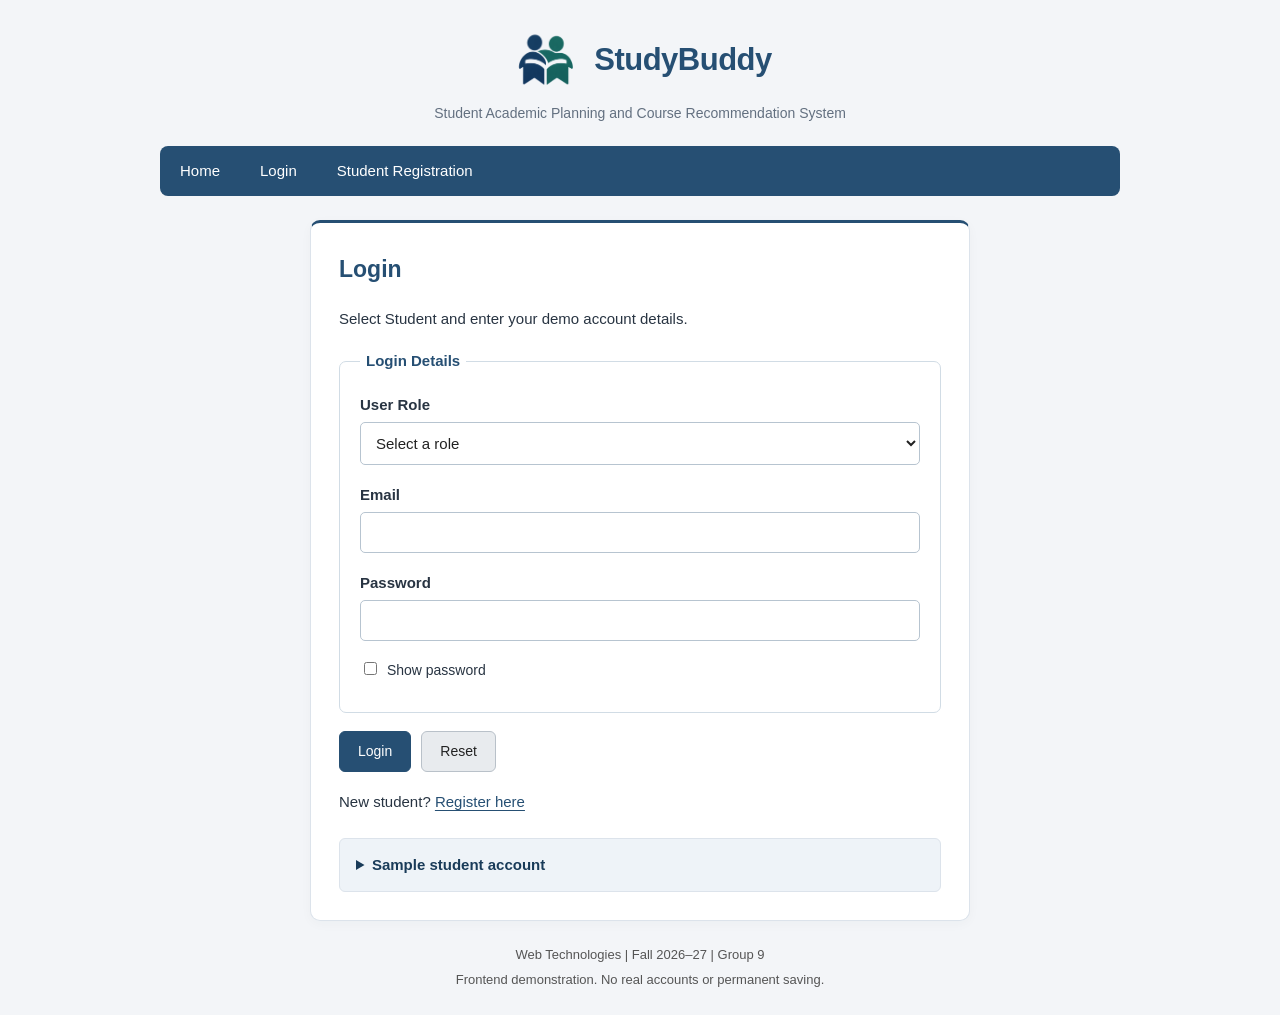
<file: Coordinator/CoordinatorRegistration.html>
<!DOCTYPE html>
<html lang="en">
<head>
    <meta charset="UTF-8">
    <meta name="viewport" content="width=device-width, initial-scale=1.0">
    <meta http-equiv="refresh" content="0; url=../Login.html?role=coordinator#register-coordinator">
    <title>Academic Coordinator Registration - StudyBuddy</title>
</head>
<body>
    <p><a href="../Login.html?role=coordinator#register-coordinator">Open the academic coordinator registration form</a></p>
</body>
</html>
</file>
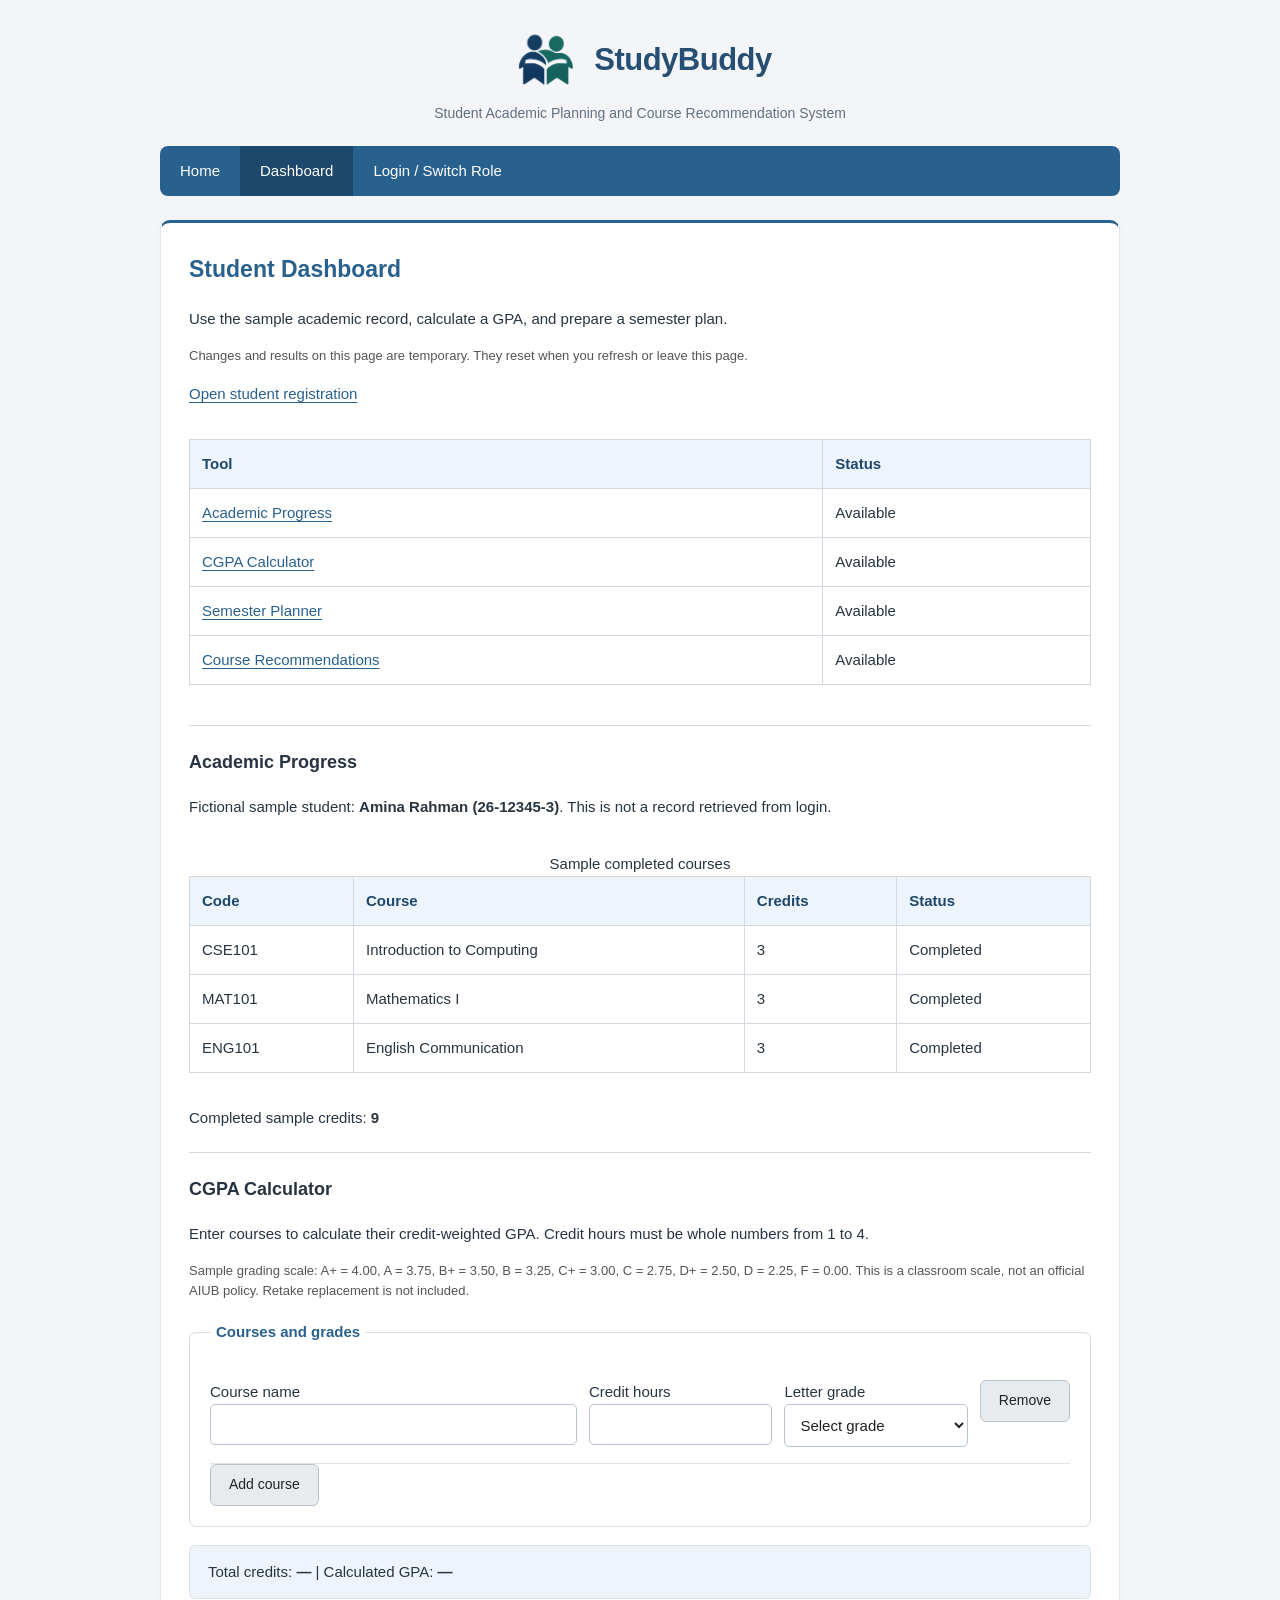
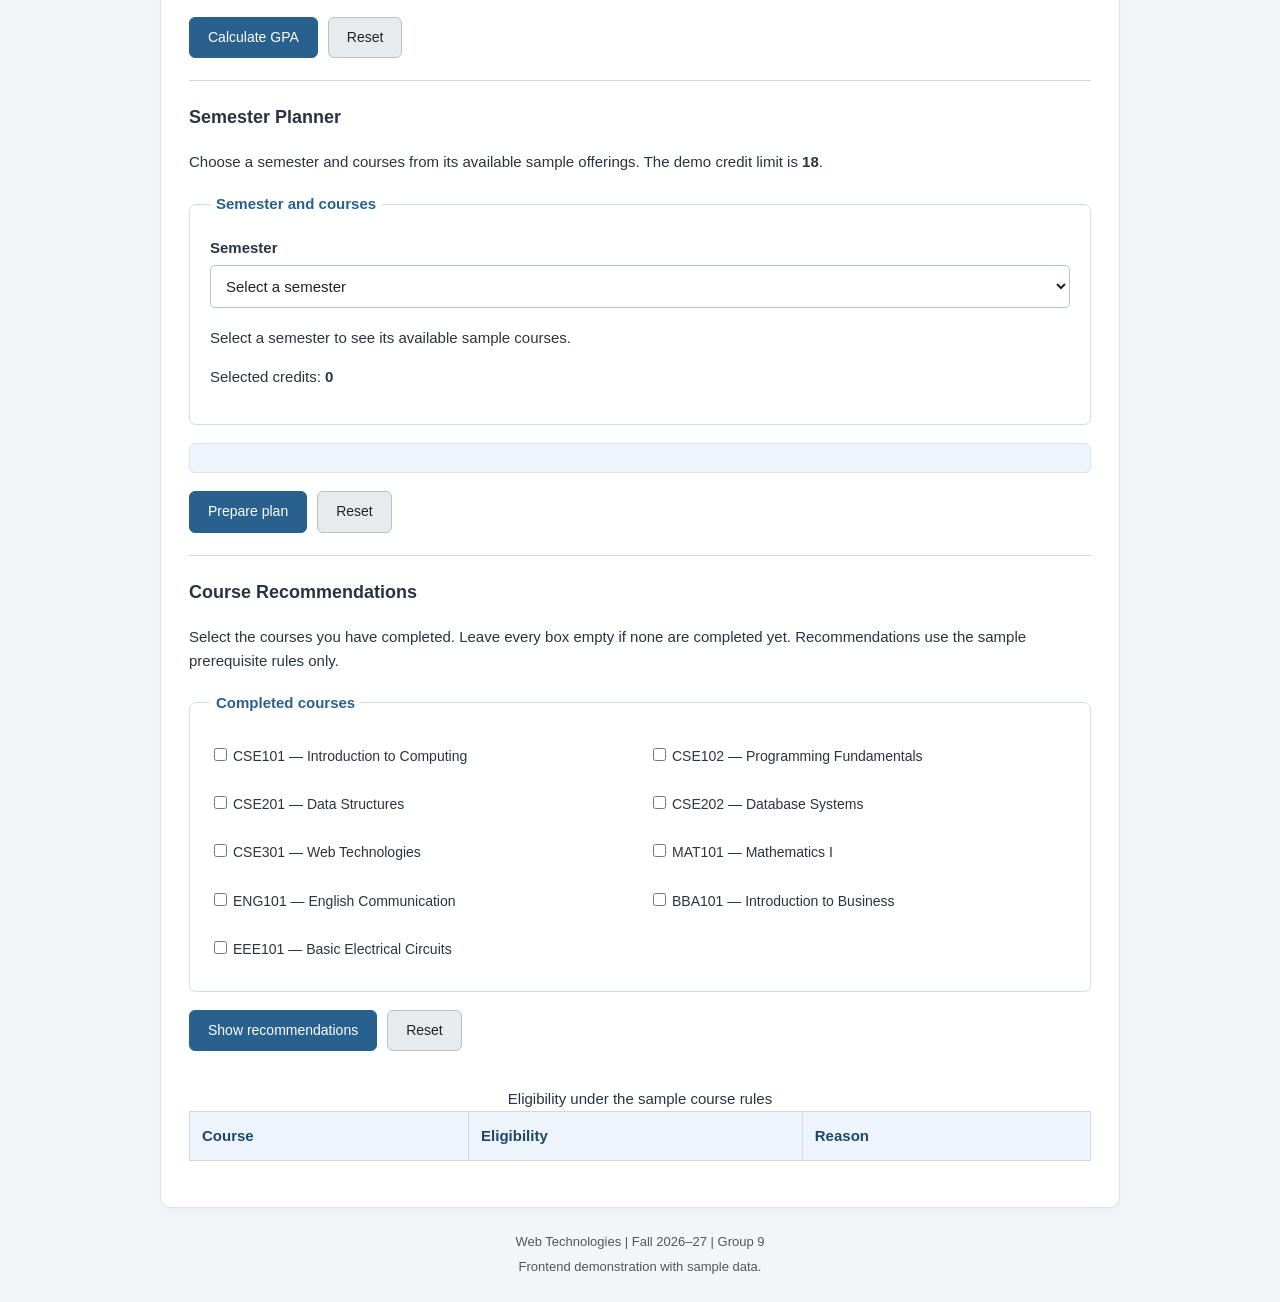
<file: Student/StudentDashboard.html>
<!DOCTYPE html>
<html lang="en">
<head>
    <meta charset="UTF-8">
    <meta name="viewport" content="width=device-width, initial-scale=1.0">
    <link rel="icon" href="../Images/StudyBuddyLogo.png" type="image/png">
    <title>StudyBuddy - Student Dashboard</title>
    <link rel="stylesheet" href="../Design/Style.css">
</head>
<body class="student" onload="loadStudentDashboard()">
    <header class="header">
        <div class="brand">
            <a href="../index.html" aria-label="StudyBuddy home">
                <img class="project-logo" src="../Images/StudyBuddyLogo.png" alt="StudyBuddy logo: two students and an open book" width="76" height="72">
            </a>
            <h1>StudyBuddy</h1>
        </div>
        <p>Student Academic Planning and Course Recommendation System</p>
    </header>

    <nav class="topnav" aria-label="Student Dashboard navigation">
        <a href="../index.html">Home</a>
        <a href="StudentDashboard.html" class="active" aria-current="page">Dashboard</a>
        <a href="../Login.html">Login / Switch Role</a>
    </nav>

    <main class="page">
        <h2>Student Dashboard</h2>
        <p>Use the sample academic record, calculate a GPA, and prepare a semester plan.</p>
        <p class="small-note">Changes and results on this page are temporary. They reset when you refresh or leave this page.</p>

        <p><a href="../Login.html#register">Open student registration</a></p>

        <div class="table-scroll">
            <table>
                <thead>
                    <tr>
                        <th scope="col">Tool</th>
                        <th scope="col">Status</th>
                    </tr>
                </thead>
                <tbody>
                    <tr>
                        <td><a href="#academic-progress">Academic Progress</a></td>
                        <td>Available</td>
                    </tr>
                    <tr>
                        <td><a href="#cgpa-calculator">CGPA Calculator</a></td>
                        <td>Available</td>
                    </tr>
                    <tr>
                        <td><a href="#semester-planner">Semester Planner</a></td>
                        <td>Available</td>
                    </tr>
                    <tr>
                        <td><a href="#course-recommendations">Course Recommendations</a></td>
                        <td>Available</td>
                    </tr>
                </tbody>
            </table>
        </div>

        <noscript><p class="message failed">Enable JavaScript to use the academic tools.</p></noscript>
        <section class="tool-section" id="academic-progress">
            <h3>Academic Progress</h3>
            <p>Fictional sample student: <strong id="ProgressStudent"></strong>. This is not a record retrieved from login.</p>
            <div class="table-scroll">
                <table>
                    <caption>Sample completed courses</caption>
                    <thead><tr><th scope="col">Code</th><th scope="col">Course</th><th scope="col">Credits</th><th scope="col">Status</th></tr></thead>
                    <tbody id="ProgressRows"></tbody>
                </table>
            </div>
            <p>Completed sample credits: <strong id="ProgressCredits">0</strong></p>
        </section>

        <section class="tool-section" id="cgpa-calculator">
            <h3>CGPA Calculator</h3>
            <p>Enter courses to calculate their credit-weighted GPA. Credit hours must be whole numbers from 1 to 4.</p>
            <p class="small-note">Sample grading scale: <span id="GradeScale"></span>. This is a classroom scale, not an official AIUB policy. Retake replacement is not included.</p>
            <form id="CGPAForm" onsubmit="return calculateStudentGPA()" onreset="resetCGPAForm()" oninput="clearGPAResult()" onchange="clearGPAResult()" novalidate>
                <fieldset disabled>
                    <legend>Courses and grades</legend>
                    <div id="CourseRows"></div>
                    <button class="secondary" type="button" onclick="addCourseRow()">Add course</button>
                </fieldset>
                <p id="CGPAResult" class="message" role="status" aria-live="polite"></p>
                <div class="summary-box" aria-live="polite">Total credits: <strong id="GPATotalCredits">—</strong> | Calculated GPA: <strong id="GPAValue">—</strong></div>
                <div class="form-buttons"><button type="submit">Calculate GPA</button><button class="secondary" type="reset">Reset</button></div>
            </form>
        </section>

        <section class="tool-section" id="semester-planner">
            <h3>Semester Planner</h3>
            <p>Choose a semester and courses from its available sample offerings. The demo credit limit is <strong id="PlannerLimit">18</strong>.</p>
            <form id="PlannerForm" onsubmit="return validateSemesterPlan()" onreset="resetPlannerForm()" novalidate>
                <fieldset disabled>
                    <legend>Semester and courses</legend>
                    <div class="form-row">
                        <label for="PlannerSemester">Semester</label>
                        <select id="PlannerSemester" required aria-describedby="PlannerSemesterError" onchange="loadPlannerCourses()"><option value="">Select a semester</option></select>
                        <p id="PlannerSemesterError" class="error"></p>
                    </div>
                    <div id="PlannerCourses" class="checkbox-list"></div>
                    <p id="PlannerCoursesError" class="error"></p>
                    <p aria-live="polite">Selected credits: <strong id="PlannerCreditTotal">0</strong></p>
                </fieldset>
                <p id="PlannerResult" class="message" role="status" aria-live="polite"></p>
                <div id="PlannerSummary" class="summary-box" aria-live="polite"></div>
                <div class="form-buttons"><button type="submit">Prepare plan</button><button class="secondary" type="reset">Reset</button></div>
            </form>
        </section>

        <section class="tool-section" id="course-recommendations">
            <h3>Course Recommendations</h3>
            <p>Select the courses you have completed. Leave every box empty if none are completed yet. Recommendations use the sample prerequisite rules only.</p>
            <form id="RecommendationForm" onsubmit="return recommendCourses()" onreset="resetRecommendations()" onchange="clearRecommendations()" novalidate>
                <fieldset disabled>
                    <legend>Completed courses</legend>
                    <div id="CompletedCourses" class="checkbox-list"></div>
                    <p id="CompletedCoursesError" class="error"></p>
                </fieldset>
                <p id="RecommendationResult" class="message" role="status" aria-live="polite"></p>
                <div class="form-buttons"><button type="submit">Show recommendations</button><button class="secondary" type="reset">Reset</button></div>
            </form>
            <div class="table-scroll">
                <table>
                    <caption>Eligibility under the sample course rules</caption>
                    <thead><tr><th scope="col">Course</th><th scope="col">Eligibility</th><th scope="col">Reason</th></tr></thead>
                    <tbody id="RecommendationRows"></tbody>
                </table>
            </div>
        </section>
    </main>

    <footer class="footer">
        <p>Web Technologies | Fall 2026–27 | Group 9</p>
        <p>Frontend demonstration with sample data.</p>
    </footer>
    <script src="../JS/Common.js"></script>
    <script src="../JS/AcademicData.js"></script>
    <script src="JS/StudentDashboard.js"></script>
</body>
</html>
</file>
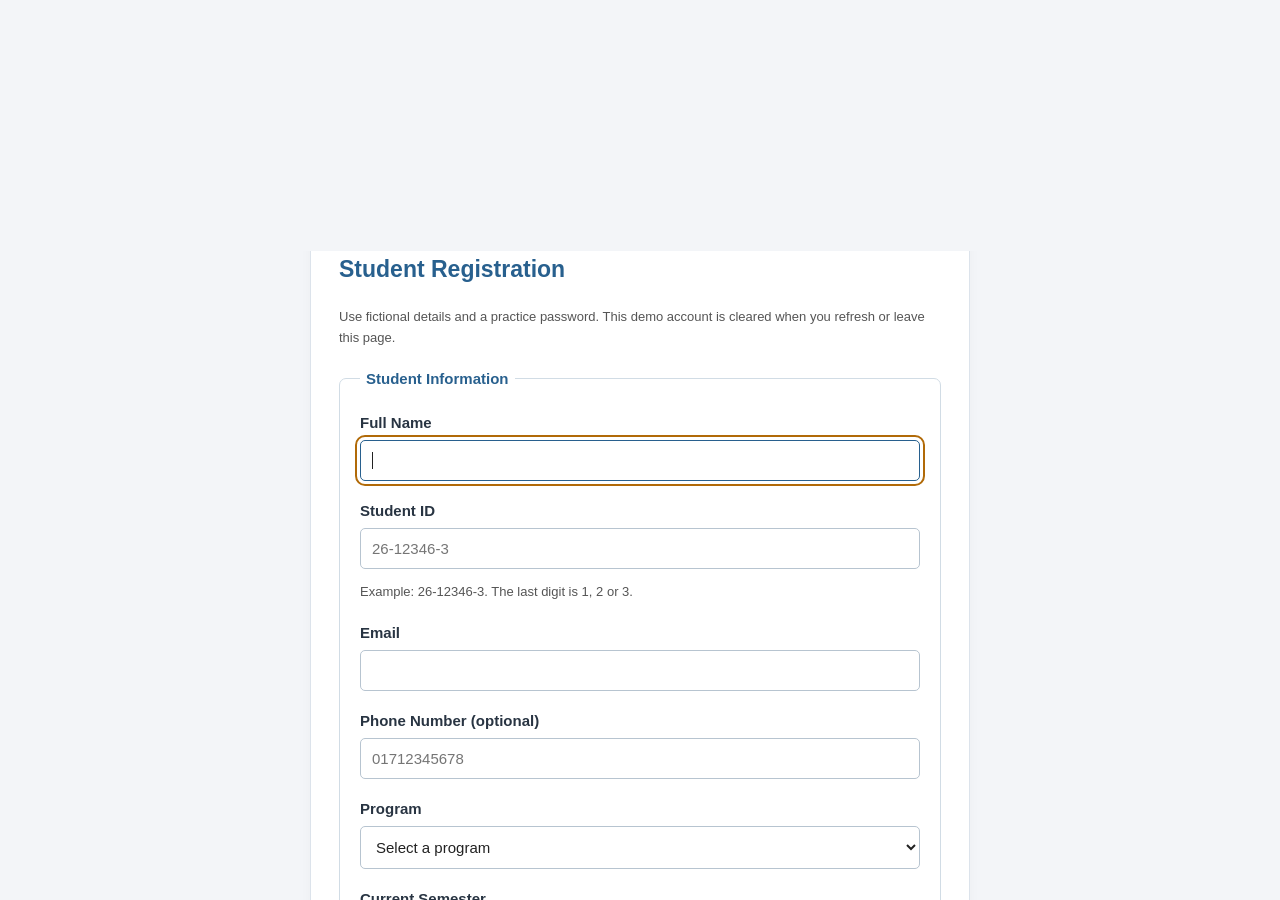
<file: Student/StudentRegistration.html>
<!DOCTYPE html>
<html lang="en">
<head>
    <meta charset="UTF-8">
    <meta name="viewport" content="width=device-width, initial-scale=1.0">
    <meta http-equiv="refresh" content="0; url=../Login.html#register">
    <title>Student Registration - StudyBuddy</title>
</head>
<body>
    <p><a href="../Login.html#register">Open the student registration form</a></p>
</body>
</html>
</file>
<file: Design/Style.css>
/* Shared styles for the home page, forms and role dashboards. */
body
{
    --theme: #264f73;
    --theme-dark: #193b59;
    --theme-light: #eef3f8;
    margin: 0;
    padding: 0 16px;
    font-family: Arial, Helvetica, sans-serif;
    font-size: 15px;
    line-height: 1.6;
    color: #283442;
    background-color: #f3f5f8;
}

/* Each role changes the same three colors, as in the faculty's sample. */
.student { --theme: #28608e; --theme-dark: #1d476b; --theme-light: #edf4fb; }
.admin { --theme: #71508d; --theme-dark: #563a70; --theme-light: #f5f0f9; }
.advisor { --theme: #247265; --theme-dark: #19564b; --theme-light: #edf7f3; }
.coordinator { --theme: #8a6021; --theme-dark: #694817; --theme-light: #fbf5e9; }

.header
{
    max-width: 960px;
    margin: 0 auto;
    padding: 24px 0 22px;
    text-align: center;
}

.brand
{
    display: flex;
    align-items: center;
    justify-content: center;
    gap: 10px;
}

.project-logo
{
    display: block;
    width: 76px;
    height: 72px;
    object-fit: contain;
}

.header h1
{
    margin: 0;
    color: #264f73;
    font-size: 31px;
    letter-spacing: -0.5px;
}

.header p
{
    margin: 6px 0 0;
    color: #637080;
    font-size: 14px;
}

.topnav
{
    max-width: 960px;
    margin: 0 auto;
    display: flex;
    flex-wrap: wrap;
    background-color: var(--theme);
    border-radius: 8px;
    overflow: hidden;
}

.topnav a
{
    padding: 13px 20px;
    color: white;
    text-decoration: none;
}

.topnav a:hover,
.topnav a.active
{
    background-color: var(--theme-dark);
}

.page
{
    max-width: 960px;
    margin: 24px auto;
    padding: 28px;
    box-sizing: border-box;
    border: 1px solid #dce3eb;
    border-top: 3px solid var(--theme);
    border-radius: 10px;
    background-color: white;
    box-shadow: 0 3px 12px #20334808;
}

h2
{
    margin-top: 0;
    color: var(--theme);
    font-size: 23px;
}

h3
{
    margin-top: 0;
    font-size: 18px;
}

a
{
    color: var(--theme);
    text-underline-offset: 3px;
}

.role-list
{
    display: flex;
    flex-wrap: wrap;
    gap: 20px;
    margin-top: 24px;
}

.role-box
{
    flex: 1 1 350px;
    padding: 22px;
    border: 1px solid #dce3eb;
    border-top: 3px solid var(--theme);
    border-radius: 8px;
    box-sizing: border-box;
    display: flex;
    flex-direction: column;
    align-items: flex-start;
}

.role-box h3 { color: var(--theme); }

.role-box p
{
    margin: 10px 0 18px;
    color: #536273;
    flex: 1;
}

button,
.button
{
    display: inline-block;
    padding: 10px 18px;
    border: 1px solid var(--theme);
    border-radius: 6px;
    background-color: var(--theme);
    color: white;
    font-family: Arial, Helvetica, sans-serif;
    font-size: 14px;
    line-height: 1.4;
    text-decoration: none;
    cursor: pointer;
}

button:hover,
.button:hover
{
    background-color: var(--theme-dark);
}

button.secondary,
.button.secondary,
button[type="reset"]
{
    background-color: #e8ebee;
    border-color: #b9c1c9;
    color: #222;
}

button.secondary:hover,
button[type="reset"]:hover
{
    background-color: #dce3eb;
}

.form-container
{
    max-width: 660px;
    margin: 24px auto;
}

fieldset
{
    margin: 18px 0;
    padding: 20px;
    min-width: 0;
    border: 1px solid #d1dce5;
    border-radius: 7px;
}

legend
{
    padding: 0 6px;
    font-weight: bold;
    color: var(--theme);
}

.form-row
{
    margin-bottom: 18px;
}

.form-row label
{
    display: block;
    margin-bottom: 5px;
    font-weight: bold;
}

input[type="text"],
input[type="email"],
input[type="tel"],
input[type="password"],
input[type="number"],
select,
textarea
{
    width: 100%;
    padding: 11px;
    border: 1px solid #b7c4d0;
    border-radius: 5px;
    box-sizing: border-box;
    background-color: white;
    color: #222;
    font-family: Arial, Helvetica, sans-serif;
    font-size: 15px;
}

input:focus,
select:focus,
textarea:focus
{
    border-color: var(--theme);
}

input[type="checkbox"] { accent-color: var(--theme); }

.choice
{
    display: block;
    margin: 10px 0;
    font-size: 14px;
}

.choice input
{
    margin-right: 6px;
}

.error
{
    margin: 5px 0 0;
    color: #a22121;
    font-size: 13px;
}

.error:empty,
.message:empty
{
    display: none;
}

.message
{
    margin: 16px 0;
    padding: 10px 12px;
    border: 1px solid #b9c1c9;
    border-radius: 6px;
}

.success
{
    background-color: #edf6ed;
    border-color: #9cb99c;
    color: #245324;
}

.failed
{
    background-color: #fff0f0;
    border-color: #d9aaaa;
    color: #8c2222;
}

.form-buttons
{
    display: flex;
    flex-wrap: wrap;
    gap: 10px;
    margin: 18px 0;
}

.small-note
{
    font-size: 13px;
    color: #555;
}

.table-scroll
{
    overflow-x: auto;
}

table
{
    width: 100%;
    margin: 18px 0;
    border-collapse: collapse;
}

th,
td
{
    padding: 12px;
    text-align: left;
    border: 1px solid #d3d9df;
}

th
{
    background-color: var(--theme-light);
    color: var(--theme-dark);
}

.tool-section
{
    padding-top: 22px;
    margin-top: 22px;
    border-top: 1px solid #d3d9df;
}

details
{
    margin-top: 24px;
    padding: 14px 16px;
    background-color: var(--theme-light);
    border: 1px solid #dce3eb;
    border-radius: 6px;
}

summary { cursor: pointer; color: var(--theme-dark); font-weight: bold; }

.footer
{
    max-width: 960px;
    margin: 24px auto;
    text-align: center;
    color: #555;
    font-size: 13px;
}

.footer p
{
    margin: 4px 0;
}

[hidden]
{
    display: none !important;
}

[aria-invalid="true"]
{
    border-color: #a22121;
}

a:focus-visible,
button:focus-visible,
input:focus-visible,
select:focus-visible
{
    outline: 2px solid #b16a08;
    outline-offset: 3px;
}

@media (max-width: 600px)
{
    body { padding: 0 10px; }
    .header { padding: 18px 0; }
    .header h1 { font-size: 26px; }
    .project-logo { width: 62px; height: 58px; }
    .header p { font-size: 13px; }
    .topnav a { padding: 10px 12px; font-size: 14px; }
    .page { padding: 16px; }
    .role-box { padding: 18px; }
    fieldset { padding: 12px; }
    th, td { padding: 8px; font-size: 13px; }
}

/* Dashboard tools reuse the same forms and tables as the entry pages. */
.form-grid
{
    display: grid;
    grid-template-columns: 1fr 1fr;
    gap: 0 20px;
}

.course-row
{
    display: grid;
    grid-template-columns: 2fr 1fr 1fr auto;
    align-items: start;
    gap: 12px;
    padding: 16px 0;
    border-bottom: 1px solid #dce3eb;
}

.checkbox-list
{
    display: grid;
    grid-template-columns: 1fr 1fr;
    gap: 6px 18px;
}

.summary-box
{
    margin: 16px 0;
    padding: 14px 18px;
    background-color: var(--theme-light);
    border: 1px solid #dce3eb;
    border-radius: 6px;
}

textarea { min-height: 100px; resize: vertical; }
input[type="search"]
{
    width: 100%;
    padding: 11px;
    box-sizing: border-box;
    border: 1px solid #b7c4d0;
    border-radius: 5px;
    font: inherit;
}

@media (max-width: 600px)
{
    .form-grid, .course-row, .checkbox-list { grid-template-columns: 1fr; }
}
</file>
<file: Design/Dashboard.css>
/* Dashboard layout follows the Figma reference. Public entry pages use Style.css. */
body.dashboard
{
    --theme: #467fbc;
    --theme-dark: #2c609d;
    --theme-light: #eaf2fc;
    padding: 0;
    background-color: #f0f0f2;
    color: #182234;
    font-size: 14px;
    line-height: 1.5;
}
.dashboard * { box-sizing: border-box; }
.dashboard .app-layout { display: grid; grid-template-columns: 220px minmax(0, 1fr); min-height: 100vh; }
.dashboard .sidebar
{
    position: sticky;
    top: 0;
    height: 100vh;
    overflow-y: auto;
    display: flex;
    flex-direction: column;
    padding: 28px 18px 20px;
    background-color: #111827;
    color: #e9edf5;
}
.dashboard .sidebar-brand { display: flex; align-items: center; gap: 10px; color: white; text-decoration: none; margin-bottom: 30px; }
.dashboard .sidebar-brand img { width: 44px; height: 44px; object-fit: contain; padding: 4px; border-radius: 9px; background: white; }
.dashboard .sidebar-brand strong { display: block; font-size: 18px; }
.dashboard .sidebar-brand small { display: block; color: #bec9de; font-size: 10px; }
.dashboard .sidebar-group, .dashboard .nav-label { color: #b6c2d6; font-size: 11px; text-transform: uppercase; margin: 28px 10px 8px; letter-spacing: .4px; }
.dashboard .sidebar-nav a { display: block; padding: 10px 12px; margin: 3px 0; border-radius: 8px; font-size: 13px; color: #e5eaf4; text-decoration: none; }
.dashboard .sidebar-nav a:hover { background: #1b2942; }
.dashboard .sidebar-nav a.active { background: #1d396e; color: #d5e3ff; }
.dashboard .sidebar-bottom { margin-top: auto; padding-top: 32px; }
.dashboard .sidebar-bottom a { display: block; padding: 7px 10px; color: #b6c2d6; font-size: 12px; text-decoration: none; }
.dashboard .dashboard-main { min-width: 0; padding: 34px 42px; }
.dashboard .dashboard-header, .dashboard .dashboard-content { max-width: 1180px; margin-left: auto; margin-right: auto; }
.dashboard .dashboard-header { display: flex; align-items: flex-start; gap: 14px; margin-bottom: 38px; }
.dashboard .dashboard-header h1 { margin: 0 0 4px; font-size: 24px; line-height: 1.25; letter-spacing: -.4px; }
.dashboard .dashboard-header p { margin: 0; color: #778299; font-size: 12px; }
.dashboard .header-actions { display: flex; align-items: center; gap: 18px; margin-left: auto; white-space: nowrap; }
.dashboard .icon-button { color: #182234; text-decoration: none; font-size: 22px; }
.dashboard .profile-menu { position: relative; padding: 0; margin: 0; border: 0; background: transparent; }
.dashboard .profile-menu summary { display: flex; align-items: center; gap: 9px; color: #182234; font-size: 13px; list-style: none; }
.dashboard .profile-menu summary::-webkit-details-marker { display: none; }
.dashboard .profile-menu[open] { z-index: 2; }
.dashboard .profile-menu[open] > a, .dashboard .profile-menu[open] > p { display: block; background: white; padding: 10px 14px; border: 1px solid #e3e8f1; margin: 0; font-size: 12px; }
.dashboard .avatar { display: inline-flex; justify-content: center; align-items: center; width: 34px; height: 34px; border-radius: 50%; background: #d7e7fc; color: #2c609d; font-size: 12px; }
.dashboard .sidebar-toggle, .dashboard .sidebar-close { display: none; }
.dashboard .panel { padding: 24px; margin-bottom: 22px; border: 1px solid #e8ebf0; border-radius: 11px; background: #fff; }
.dashboard h2, .dashboard h3 { color: #182234; }
.dashboard h2 { margin: 0 0 12px; font-size: 17px; }
.dashboard h3 { margin: 0 0 10px; font-size: 16px; }
.dashboard .panel-header { display: flex; justify-content: space-between; align-items: flex-start; gap: 14px; margin-bottom: 22px; }
.dashboard .panel-header h2 { margin-bottom: 2px; }
.dashboard .panel-header p { margin: 0; color: #778299; font-size: 12px; }
.dashboard .panel-header > a { font-size: 11px; text-decoration: none; white-space: nowrap; }
.dashboard .stat-grid { display: grid; grid-template-columns: repeat(4, minmax(0, 1fr)); gap: 20px; margin-bottom: 26px; }
.dashboard .stat-grid.three { grid-template-columns: repeat(3, minmax(0, 1fr)); }
.dashboard .stat-card { display: flex; align-items: flex-start; gap: 14px; padding: 22px 20px; border-radius: 10px; background: white; border: 1px solid #e8ebf0; }
.dashboard.student .stat-card { flex-direction: column; gap: 0; }
.dashboard .stat-card p { margin: 0 0 4px; font-size: 12px; color: #68758c; }
.dashboard .stat-card strong { display: block; margin-bottom: 3px; font-size: 27px; line-height: 1.2; }
.dashboard .stat-card small { display: block; color: #778299; font-size: 11px; }
.dashboard .metric-icon { display: inline-flex; align-items: center; justify-content: center; width: 46px; height: 46px; border-radius: 50%; font-size: 23px; flex-shrink: 0; }
.dashboard .blue { background: #c4dff8; }
.dashboard .green { background: #c7eed5; }
.dashboard .pink { background: #f4d7dd; }
.dashboard .amber { background: #f4dfbf; }
.dashboard .content-grid { display: grid; grid-template-columns: minmax(0, 2fr) minmax(230px, 1fr); gap: 22px; }
.dashboard.student .content-grid { grid-template-columns: repeat(2, minmax(0, 1fr)); }
.dashboard .wide-column, .dashboard .side-column { min-width: 0; }
.dashboard .quick-actions { display: grid; gap: 10px; }
.dashboard.student .quick-actions { grid-template-columns: 1fr 1fr; }
.dashboard .action-link { display: flex; align-items: center; gap: 12px; padding: 13px 14px; border: 1px solid #e3eaf3; border-radius: 8px; background: #f8f9fc; color: #182234; font-size: 12px; text-decoration: none; }
.dashboard .action-link:hover { border-color: #8aadd7; background: #edf3fb; }
.dashboard .action-link small { display: block; color: #778299; font-size: 11px; margin-top: 3px; }
.dashboard .action-link > span:last-child { margin-left: auto; }
.dashboard .info-card { margin-bottom: 22px; padding: 24px; background: #d9e9fa; border-radius: 11px; font-size: 12px; color: #52657e; }
.dashboard .info-card h3 { font-size: 14px; }
.dashboard .compact { margin: 0; gap: 18px; }
.dashboard .compact > div + div { border-left: 2px solid #e5e7eb; padding-left: 18px; }
.dashboard .compact small { display: block; font-size: 11px; color: #778299; }
.dashboard .compact strong { display: block; font-size: 22px; font-weight: normal; }
.dashboard .tag { display: inline-block; background: #e1edff; color: #2c609d; border-radius: 5px; padding: 4px 9px; font-size: 11px; white-space: nowrap; }
.dashboard .course-card { border: 1px solid #dfe5ef; border-radius: 8px; padding: 18px; margin: 12px 0; background: #fff; }
.dashboard .course-card h3 { font-size: 14px; margin-bottom: 4px; }
.dashboard .course-card p { margin: 7px 0; }
.dashboard .course-card button { margin-top: 8px; font-size: 12px; }
.dashboard #OverviewRecommendations .course-card { background: #f4f5f8; border: 0; padding: 13px; font-size: 13px; }
.dashboard #OverviewCategories { margin-top: 24px; }
.dashboard #OverviewCategories p { margin: 5px 0; font-size: 12px; color: #5a6980; }
.dashboard #OverviewAlerts, .dashboard #AllAcademicAlerts { padding-left: 18px; }
.dashboard #OverviewAlerts li, .dashboard #AllAcademicAlerts li { margin: 15px 0; font-size: 12px; }
.dashboard .status-good { color: #168348; font-size: 12px; }
.dashboard .status-warn { color: #986006; font-size: 12px; }
.dashboard .progress-bar { display: block; width: 100%; height: 10px; margin: 20px 0; border: 0; border-radius: 8px; background: #e7ecf3; accent-color: #467fbc; }
.dashboard .progress-bar::-webkit-progress-bar { background: #e7ecf3; border-radius: 8px; }
.dashboard .progress-bar::-webkit-progress-value { background: #467fbc; border-radius: 8px; }
.dashboard .progress-bar::-moz-progress-bar { background: #467fbc; border-radius: 8px; }
.dashboard .summary-box { background: #f3f5f8; border-color: #e3e8f0; }
.dashboard .table-scroll { width: 100%; }
.dashboard table { margin: 16px 0; font-size: 12px; }
.dashboard caption { padding-bottom: 10px; text-align: left; color: #778299; font-size: 11px; }
.dashboard th, .dashboard td { padding: 12px 10px; border: 0; border-bottom: 1px solid #e8edf4; vertical-align: top; }
.dashboard th { background: #f8f9fc; color: #68758c; font-weight: normal; font-size: 10px; text-transform: uppercase; letter-spacing: .3px; }
.dashboard td .button, .dashboard td button { font-size: 11px; padding: 7px 10px; white-space: nowrap; }
.dashboard td select { min-width: 145px; margin-bottom: 6px; }
.dashboard fieldset { border-color: #dfe5ef; padding: 18px; }
.dashboard legend { font-size: 13px; }
.dashboard input, .dashboard select, .dashboard textarea { font-size: 13px; }
.dashboard .form-row label { font-size: 13px; }
.dashboard .choice { font-size: 12px; margin: 7px 0; }
.dashboard .form-buttons { margin-bottom: 0; }
.dashboard button, .dashboard .button { padding: 10px 16px; font-size: 13px; }
.dashboard button.secondary, .dashboard .button.secondary, .dashboard button[type="reset"] { background: white; color: #35445b; border-color: #d9e2ee; }
.dashboard button.secondary:hover, .dashboard .button.secondary:hover, .dashboard button[type="reset"]:hover { background: #edf3fb; }
.dashboard button:disabled { background: #e5e9ef; color: #68758c; border-color: #d9e0e9; cursor: default; }
.dashboard .small-note, .dashboard .dashboard-note { color: #778299; font-size: 12px; }
.dashboard details:not(.profile-menu) { padding: 18px; background: #f8f9fc; border-color: #e3e8f0; }
.dashboard .chat-log { max-height: 340px; overflow-y: auto; padding: 4px; margin-bottom: 22px; }
.dashboard .chat-message { max-width: 85%; margin: 12px 0; padding: 16px; border: 1px solid #e1e6ee; border-radius: 10px; background: #f1f3f7; white-space: pre-wrap; overflow-wrap: anywhere; }
.dashboard .chat-message.user { margin-left: auto; background: #e5effd; border-color: #cfdef3; }
.dashboard .dashboard-footer, .dashboard .dashboard-note { margin: 26px 0 0; font-size: 11px; color: #778299; }
.dashboard .dashboard-footer p { margin: 4px 0; }
.dashboard .skip-link { position: fixed; left: 12px; top: -60px; z-index: 5; padding: 10px; background: white; border-radius: 6px; }
.dashboard .skip-link:focus { top: 12px; }
@media (max-width: 1150px)
{
    .dashboard .dashboard-main { padding: 28px; }
    .dashboard .stat-grid, .dashboard .stat-grid.three { grid-template-columns: repeat(2, minmax(0, 1fr)); }
    .dashboard .content-grid, .dashboard.student .content-grid { grid-template-columns: 1fr; }
    .dashboard .stat-grid.compact { grid-template-columns: repeat(3, minmax(0, 1fr)); }
}
@media (max-width: 760px)
{
    .dashboard .app-layout { display: block; }
    .dashboard .sidebar { display: none; }
    .dashboard .sidebar.is-open { display: flex; position: fixed; top: 0; left: 0; width: 250px; z-index: 4; box-shadow: 8px 0 40px #11182744; }
    .dashboard .sidebar-toggle, .dashboard .sidebar-close { display: block; padding: 7px 10px; }
    .dashboard .sidebar-close { margin-top: 18px; border-color: #536786; background: #1d396e; }
    .dashboard .dashboard-main { padding: 24px 18px; }
    .dashboard .dashboard-header { flex-wrap: wrap; margin-bottom: 24px; }
    .dashboard .dashboard-header h1 { font-size: 21px; }
    .dashboard .header-actions { gap: 10px; }
    .dashboard .panel { padding: 18px; }
    .dashboard .stat-grid { gap: 12px; }
    .dashboard .form-grid, .dashboard .checkbox-list, .dashboard .course-row { grid-template-columns: 1fr; }
}
@media (max-width: 480px)
{
    .dashboard .stat-grid, .dashboard .stat-grid.three, .dashboard.student .quick-actions { grid-template-columns: 1fr; }
    .dashboard .stat-grid.compact { grid-template-columns: repeat(3, minmax(0, 1fr)); }
    .dashboard .header-actions { width: 100%; justify-content: flex-end; }
    .dashboard .panel-header { flex-wrap: wrap; }
    .dashboard .stat-card { padding: 18px; }
}
</file>
